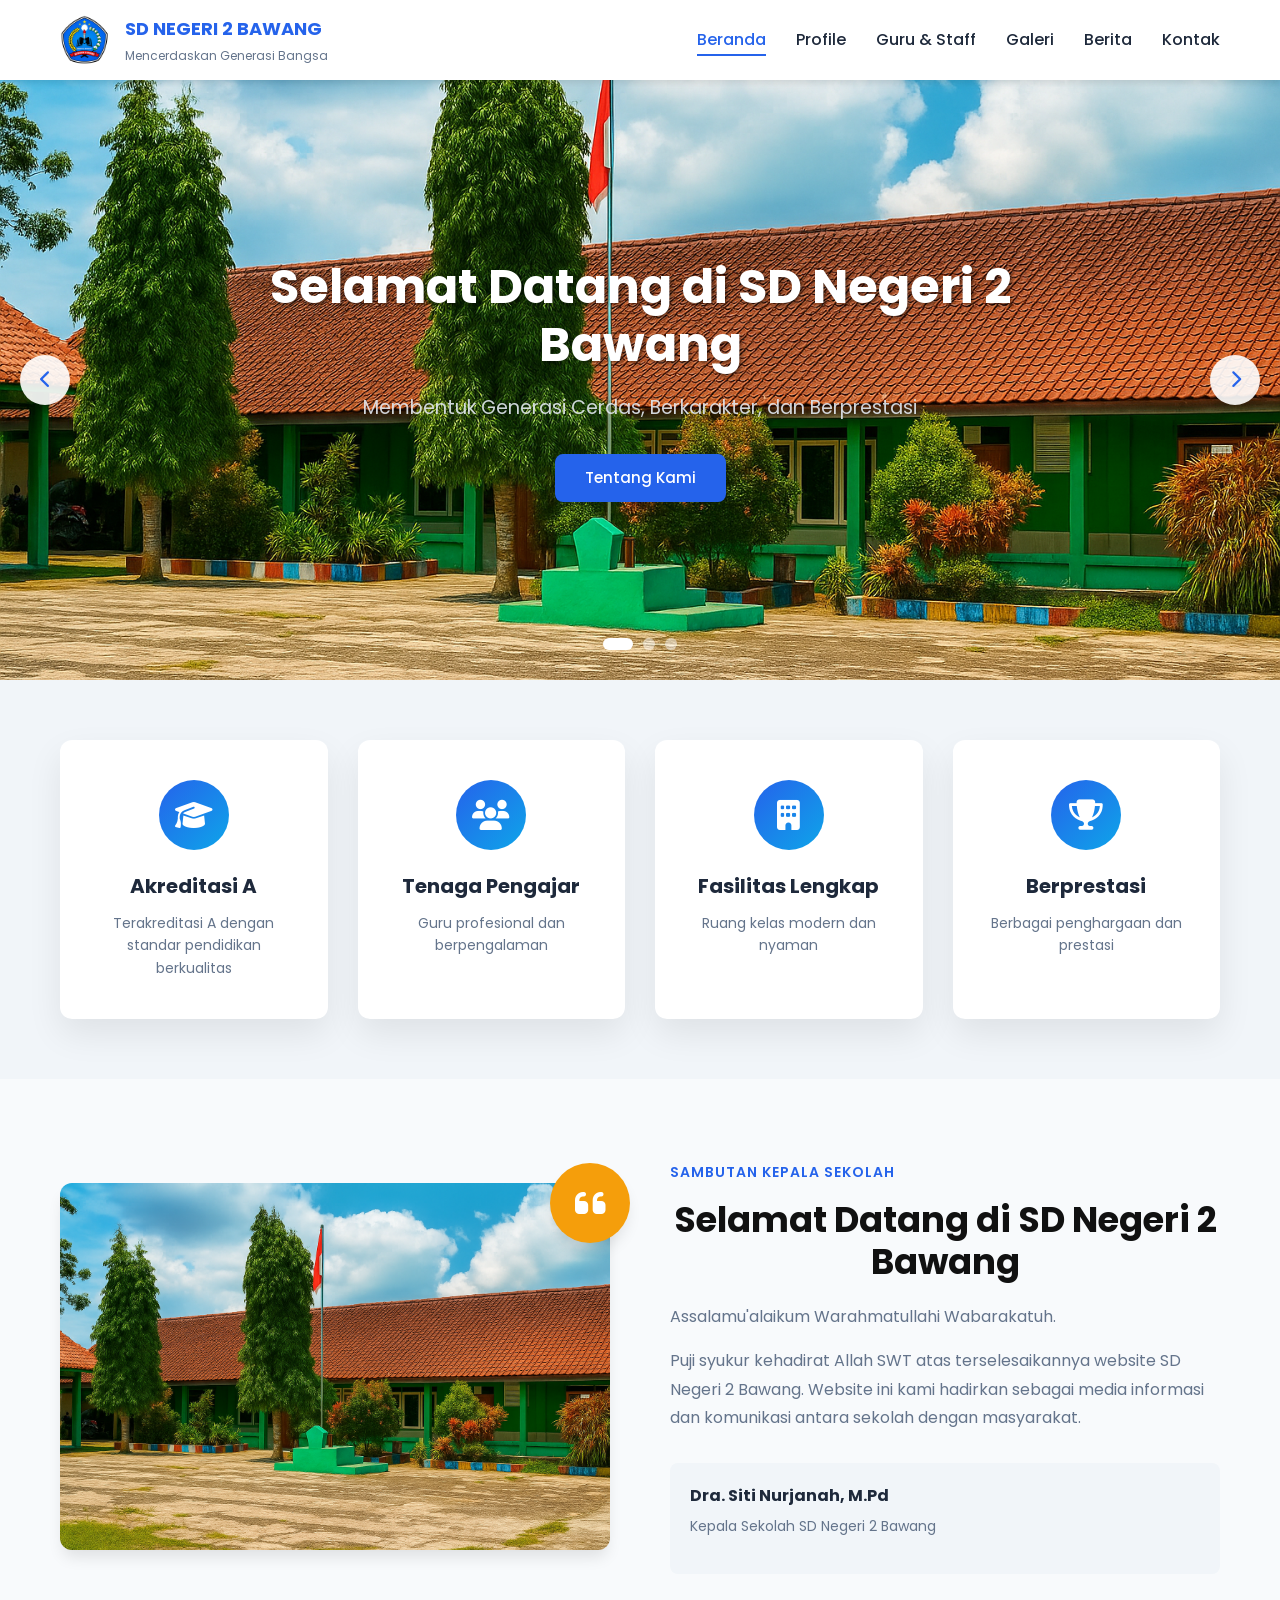
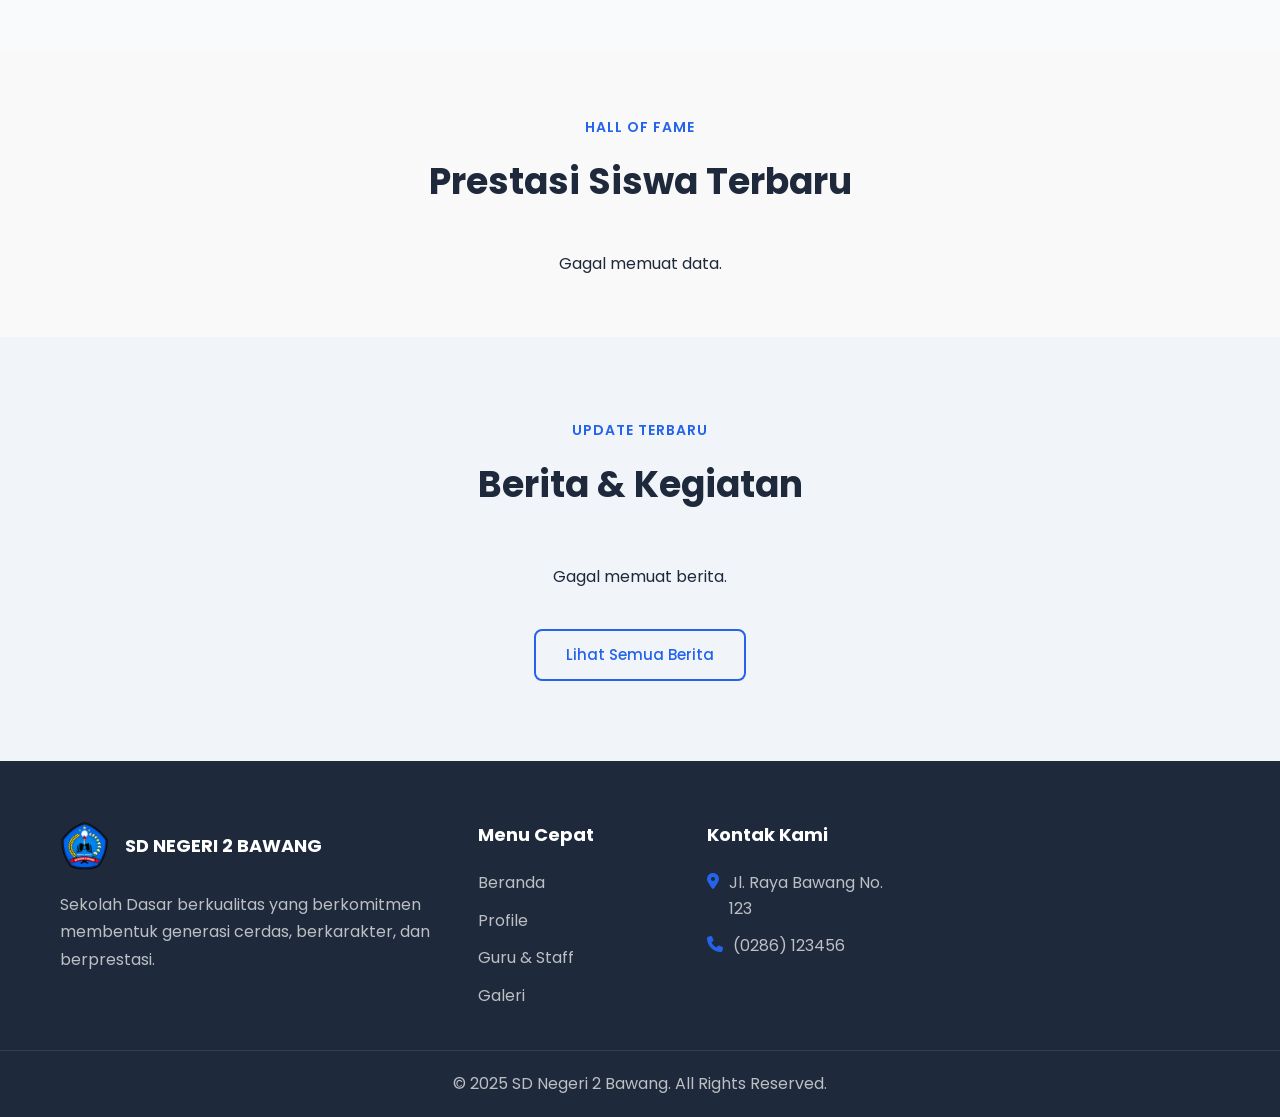
<file: index.html>
<!DOCTYPE html>
<html lang="id">

<head>
    <meta charset="UTF-8">
    <meta name="viewport" content="width=device-width, initial-scale=1.0">
    <title>SD NEGERI 2 BAWANG - Beranda</title>
    <link rel="stylesheet" href="css/style.css">
    <link rel="stylesheet" href="css/responsive.css">
    <link href="https://fonts.googleapis.com/css2?family=Poppins:wght@300;400;500;600;700&display=swap"
        rel="stylesheet">
    <link rel="stylesheet" href="https://cdnjs.cloudflare.com/ajax/libs/font-awesome/6.4.0/css/all.min.css">
</head>

<body>

    <nav class="navbar" id="navbar">
        <div class="container">
            <div class="nav-wrapper">
                <div class="logo">
                    <img src="images/logoo.png" alt="Logo SD Negeri 2 Bawang" onerror="this.style.display='none'">
                    <div class="logo-text">
                        <h3>SD NEGERI 2 BAWANG</h3>
                        <p>Mencerdaskan Generasi Bangsa</p>
                    </div>
                </div>
                <button class="nav-toggle" id="navToggle">
                    <span></span><span></span><span></span>
                </button>
                <ul class="nav-menu" id="navMenu">
                    <li><a href="index.html" class="active">Beranda</a></li>
                    <li><a href="profile.html">Profile</a></li>
                    <li><a href="guru-staff.html">Guru & Staff</a></li>
                    <li><a href="galeri.html">Galeri</a></li>
                    <li><a href="berita.html">Berita</a></li>
                    <li><a href="kontak.html">Kontak</a></li>
                </ul>
            </div>
        </div>
    </nav>

    <section class="hero">
        <div class="hero-slider">

            <div class="hero-slide fade">
                <div class="hero-overlay"></div>
                <img src="images/foto halaman.png" alt="Sekolah">
                <div class="hero-content">
                    <div class="container">
                        <h1 class="hero-title">Selamat Datang di SD Negeri 2 Bawang</h1>
                        <p class="hero-subtitle">Membentuk Generasi Cerdas, Berkarakter, dan Berprestasi</p>
                        <a href="profile.html" class="btn btn-primary">Tentang Kami</a>
                    </div>
                </div>
            </div>

            <div class="hero-slide fade">
                <div class="hero-overlay"></div>
                <img src="images/foto halaman.png" alt="Kegiatan">
                <div class="hero-content">
                    <div class="container">
                        <h1 class="hero-title">Pembelajaran Berkualitas</h1>
                        <p class="hero-subtitle">Metode Pembelajaran Aktif, Kreatif, dan Menyenangkan</p>
                        <a href="profile.html" class="btn btn-primary">Selengkapnya</a>
                    </div>
                </div>
            </div>

            <div class="hero-slide fade">
                <div class="hero-overlay"></div>
                <img src="images/foto halaman.png" alt="Prestasi">
                <div class="hero-content">
                    <div class="container">
                        <h1 class="hero-title">Prestasi Membanggakan</h1>
                        <p class="hero-subtitle">Meraih Berbagai Penghargaan Tingkat Kabupaten dan Provinsi</p>
                        <a href="galeri.html" class="btn btn-primary">Lihat Galeri</a>
                    </div>
                </div>
            </div>

        </div>

        <a class="hero-nav hero-prev" onclick="plusSlides(-1)">
            <i class="fas fa-chevron-left"></i>
        </a>
        <a class="hero-nav hero-next" onclick="plusSlides(1)">
            <i class="fas fa-chevron-right"></i>
        </a>

        <div class="hero-dots">
            <span class="hero-dot" onclick="currentSlide(1)"></span>
            <span class="hero-dot" onclick="currentSlide(2)"></span>
            <span class="hero-dot" onclick="currentSlide(3)"></span>
        </div>
    </section>

    <section class="quick-info">
        <div class="container">
            <div class="info-grid">
                <div class="info-card">
                    <div class="info-icon"><i class="fas fa-graduation-cap"></i></div>
                    <h3>Akreditasi A</h3>
                    <p>Terakreditasi A dengan standar pendidikan berkualitas</p>
                </div>
                <div class="info-card">
                    <div class="info-icon"><i class="fas fa-users"></i></div>
                    <h3>Tenaga Pengajar</h3>
                    <p>Guru profesional dan berpengalaman</p>
                </div>
                <div class="info-card">
                    <div class="info-icon"><i class="fas fa-building"></i></div>
                    <h3>Fasilitas Lengkap</h3>
                    <p>Ruang kelas modern dan nyaman</p>
                </div>
                <div class="info-card">
                    <div class="info-icon"><i class="fas fa-trophy"></i></div>
                    <h3>Berprestasi</h3>
                    <p>Berbagai penghargaan dan prestasi</p>
                </div>
            </div>
        </div>
    </section>

    <section class="welcome-section">
        <div class="container">
            <div class="welcome-grid">
                <div class="welcome-image">
                    <img src="images/foto halaman.png" alt="Kepala Sekolah">
                    <div class="welcome-badge"><i class="fas fa-quote-left"></i></div>
                </div>
                <div class="welcome-content">
                    <span class="section-label">Sambutan Kepala Sekolah</span>
                    <h2 class="section-title">Selamat Datang di SD Negeri 2 Bawang</h2>
                    <p>Assalamu'alaikum Warahmatullahi Wabarakatuh.</p>
                    <p>Puji syukur kehadirat Allah SWT atas terselesaikannya website SD Negeri 2 Bawang. Website ini
                        kami hadirkan sebagai media informasi dan komunikasi antara sekolah dengan masyarakat.</p>
                    <div class="kepala-info">
                        <h4>Dra. Siti Nurjanah, M.Pd</h4>
                        <p>Kepala Sekolah SD Negeri 2 Bawang</p>
                    </div>
                </div>
            </div>
        </div>
    </section>

    <section class="achievement-section" style="padding: 60px 0; background: #f9f9f9;">
        <div class="container">
            <div class="section-header" style="text-align: center; margin-bottom: 40px;">
                <span class="section-label">HALL OF FAME</span>
                <h2 class="section-title">Prestasi Siswa Terbaru</h2>
            </div>
            <div class="card-grid" id="homePrestasiGrid"
                style="display: grid; grid-template-columns: repeat(auto-fit, minmax(300px, 1fr)); gap: 30px;">
                <p style="text-align:center; width:100%;">Memuat data prestasi...</p>
            </div>
        </div>
    </section>

    <section class="news-section">
        <div class="container">
            <div class="section-header">
                <span class="section-label">Update Terbaru</span>
                <h2 class="section-title">Berita & Kegiatan</h2>
            </div>
            <div class="news-grid" id="homeBeritaGrid">
                <p style="text-align:center; width:100%;">Memuat berita...</p>
            </div>
            <div style="text-align: center; margin-top: 40px;">
                <a href="berita.html" class="btn btn-outline">Lihat Semua Berita</a>
            </div>
        </div>
    </section>

    <footer class="footer">
        <div class="footer-top">
            <div class="container">
                <div class="footer-grid">
                    <div class="footer-col">
                        <div class="footer-logo">
                            <img src="images/logoo.png" alt="Logo">
                            <h3>SD NEGERI 2 BAWANG</h3>
                        </div>
                        <p>Sekolah Dasar berkualitas yang berkomitmen membentuk generasi cerdas, berkarakter, dan
                            berprestasi.</p>
                    </div>
                    <div class="footer-col">
                        <h4>Menu Cepat</h4>
                        <ul>
                            <li><a href="index.html">Beranda</a></li>
                            <li><a href="profile.html">Profile</a></li>
                            <li><a href="guru-staff.html">Guru & Staff</a></li>
                            <li><a href="galeri.html">Galeri</a></li>
                        </ul>
                    </div>
                    <div class="footer-col">
                        <h4>Kontak Kami</h4>
                        <ul class="contact-info">
                            <li><i class="fas fa-map-marker-alt"></i> Jl. Raya Bawang No. 123</li>
                            <li><i class="fas fa-phone"></i> (0286) 123456</li>
                        </ul>
                    </div>
                </div>
            </div>
        </div>
        <div class="footer-bottom">
            <div class="container">
                <p>&copy; 2025 SD Negeri 2 Bawang. All Rights Reserved.</p>
            </div>
        </div>
    </footer>

    <script src="js/script.js"></script>
</body>

</html>
</file>
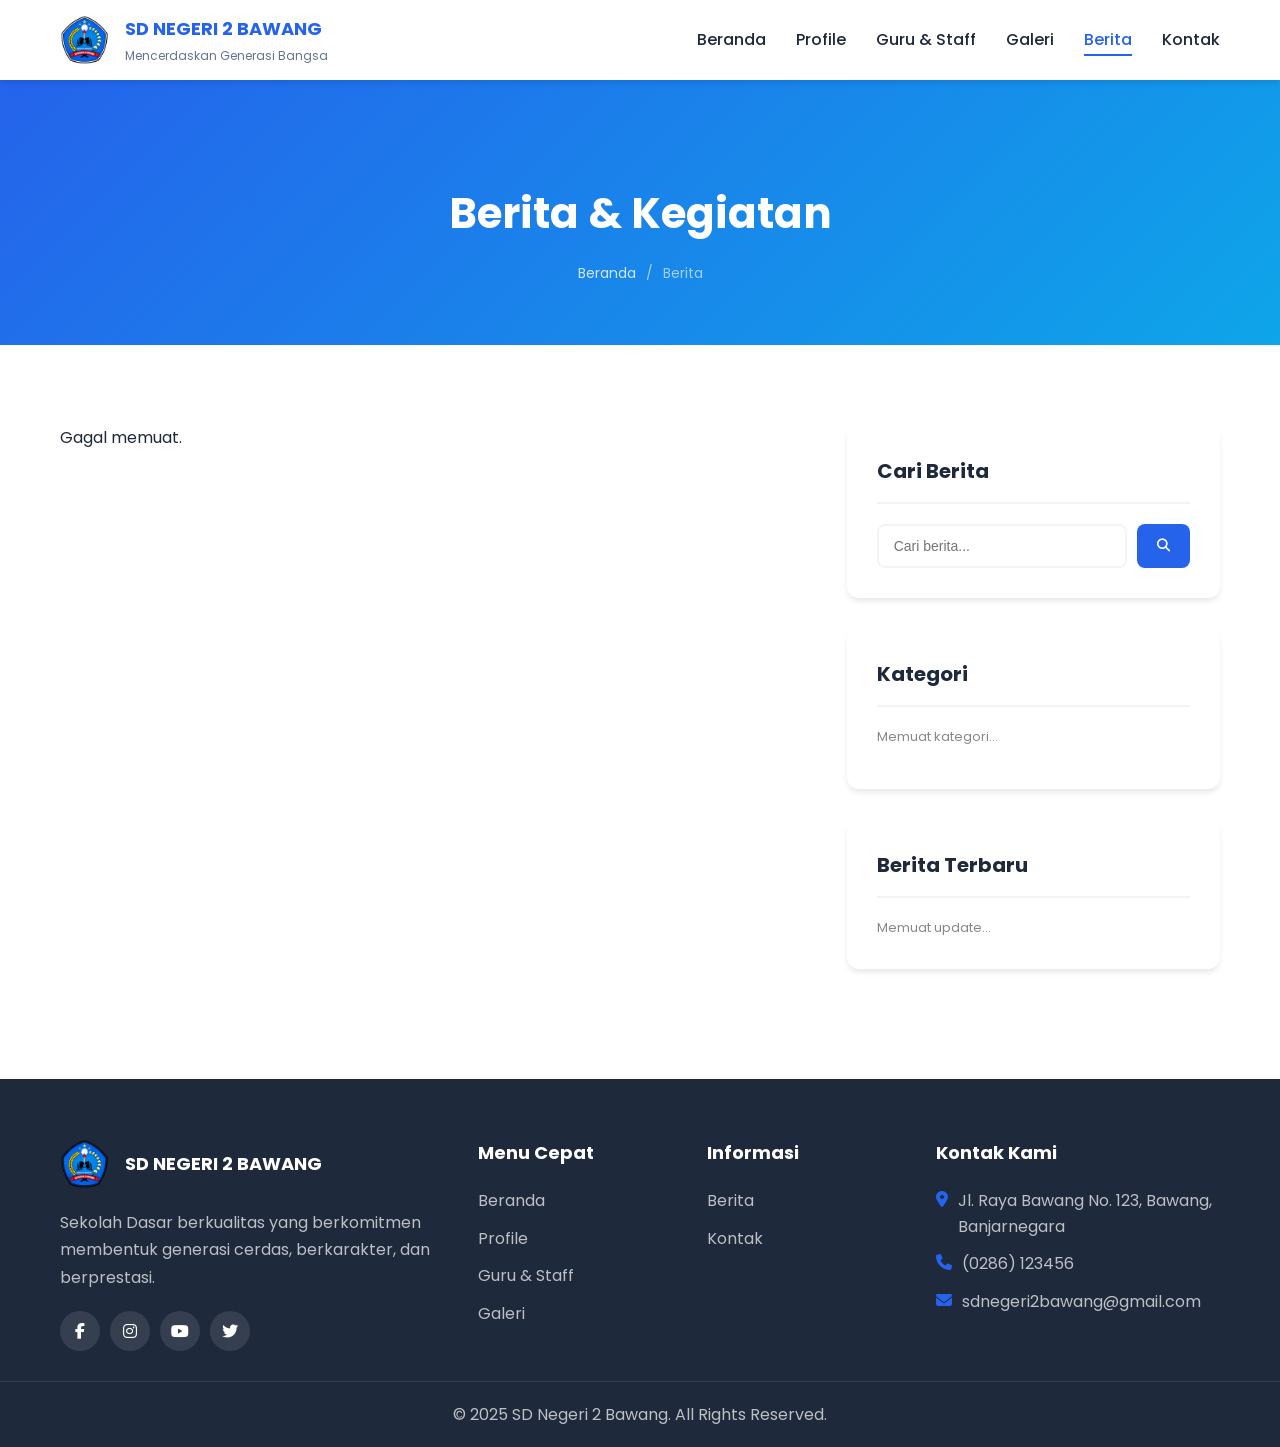
<file: berita.html>
<!DOCTYPE html>
<html lang="id">
<head>
    <meta charset="UTF-8">
    <meta name="viewport" content="width=device-width, initial-scale=1.0">
    <title>Berita - SD NEGERI 2 BAWANG</title>
    <link rel="stylesheet" href="css/style.css">
    <link rel="stylesheet" href="css/responsive.css">
    <link href="https://fonts.googleapis.com/css2?family=Poppins:wght@300;400;500;600;700&display=swap" rel="stylesheet">
    <link rel="stylesheet" href="https://cdnjs.cloudflare.com/ajax/libs/font-awesome/6.4.0/css/all.min.css">
</head>
<body>
    <!-- Navbar -->
    <nav class="navbar" id="navbar">
        <div class="container">
            <div class="nav-wrapper">
                <div class="logo">
                    <img src="images/logoo.png" alt="Logo SD Negeri 2 Bawang" onerror="this.style.display='none'">
                    <div class="logo-text">
                        <h3>SD NEGERI 2 BAWANG</h3>
                        <p>Mencerdaskan Generasi Bangsa</p>
                    </div>
                </div>
                <button class="nav-toggle" id="navToggle" aria-label="Buka Menu Navigasi" aria-expanded="false" aria-controls="navMenu">
                    <span aria-hidden="true"></span>
                    <span aria-hidden="true"></span>
                    <span aria-hidden="true"></span>
                </button>
                <ul class="nav-menu" id="navMenu">
                    <li><a href="index.html">Beranda</a></li>
                    <li><a href="profile.html">Profile</a></li>
                    <li><a href="guru-staff.html">Guru & Staff</a></li>
                    <li><a href="galeri.html">Galeri</a></li>
                    <li><a href="berita.html" class="active">Berita</a></li>
                    <li><a href="kontak.html">Kontak</a></li>
                </ul>
            </div>
        </div>
    </nav>

    <!-- Page Header -->
    <section class="page-header">
        <div class="page-header-overlay"></div>
        <div class="container">
            <h1>Berita & Kegiatan</h1>
            <div class="breadcrumb">
                <a href="index.html">Beranda</a>
                <span>/</span>
                <span>Berita</span>
            </div>
        </div>
    </section>

    <!-- News Content -->
    <section class="news-list-section">
        <div class="container">
            <div class="news-layout">
                <!-- Main Content -->
                <div class="news-main">
                    <div class="news-list" id="publicNewsList">
                        <div style="text-align: center; padding: 50px;">
                            <i class="fas fa-spinner fa-spin" style="font-size: 30px; color: var(--primary-color);"></i>
                            <p style="margin-top: 10px; color: var(--gray);">Memuat Berita Terbaru...</p>
                        </div>
                    </div>

                    <!-- Pagination -->
                    <div class="pagination" id="paginationContainer">
                    </div>
                </div>

                <!-- Sidebar -->
                <aside class="news-sidebar">
                    <div class="sidebar-widget">
                        <h3>Cari Berita</h3>
                        <form class="search-form" onsubmit="event.preventDefault(); searchNews(this);">
                            <input type="text" id="searchInput" placeholder="Cari berita...">
                            <button type="submit"><i class="fas fa-search"></i></button>
                        </form>
                    </div>
                
                    <div class="sidebar-widget">
                        <h3>Kategori</h3>
                        <ul class="category-list" id="sidebarCategoryList">
                            <li style="color:#888; font-size:13px;">Memuat kategori...</li>
                        </ul>
                    </div>
                
                    <div class="sidebar-widget">
                        <h3>Berita Terbaru</h3>
                        <div class="recent-news" id="sidebarRecentNews">
                            <div style="color:#888; font-size:13px;">Memuat update...</div>
                        </div>
                    </div>
                </aside>
            </div>
        </div>
    </section>

    <!-- Footer -->
    <footer class="footer">
        <div class="footer-top">
            <div class="container">
                <div class="footer-grid">
                    <div class="footer-col">
                        <div class="footer-logo">
                            <img src="images/logoo.png" alt="Logo" onerror="this.style.display='none'">
                            <h3>SD NEGERI 2 BAWANG</h3>
                        </div>
                        <p>Sekolah Dasar berkualitas yang berkomitmen membentuk generasi cerdas, berkarakter, dan berprestasi.</p>
                        <div class="social-links">
                            <a href="#"><i class="fab fa-facebook-f"></i></a>
                            <a href="#"><i class="fab fa-instagram"></i></a>
                            <a href="#"><i class="fab fa-youtube"></i></a>
                            <a href="#"><i class="fab fa-twitter"></i></a>
                        </div>
                    </div>
                    <div class="footer-col">
                        <h4>Menu Cepat</h4>
                        <ul>
                            <li><a href="index.html">Beranda</a></li>
                            <li><a href="profile.html">Profile</a></li>
                            <li><a href="guru-staff.html">Guru & Staff</a></li>
                            <li><a href="galeri.html">Galeri</a></li>
                        </ul>
                    </div>
                    <div class="footer-col">
                        <h4>Informasi</h4>
                        <ul>
                            <li><a href="berita.html">Berita</a></li>
                            <li><a href="kontak.html">Kontak</a></li>
                        </ul>
                    </div>
                    <div class="footer-col">
                        <h4>Kontak Kami</h4>
                        <ul class="contact-info">
                            <li><i class="fas fa-map-marker-alt"></i> Jl. Raya Bawang No. 123, Bawang, Banjarnegara</li>
                            <li><i class="fas fa-phone"></i> (0286) 123456</li>
                            <li><i class="fas fa-envelope"></i> sdnegeri2bawang@gmail.com</li>
                        </ul>
                    </div>
                </div>
            </div>
        </div>
        <div class="footer-bottom">
            <div class="container">
                <p>&copy; 2025 SD Negeri 2 Bawang. All Rights Reserved.</p>
            </div>
        </div>
    </footer>

    <script src="js/script.js"></script>
</body>
</html>
</file>
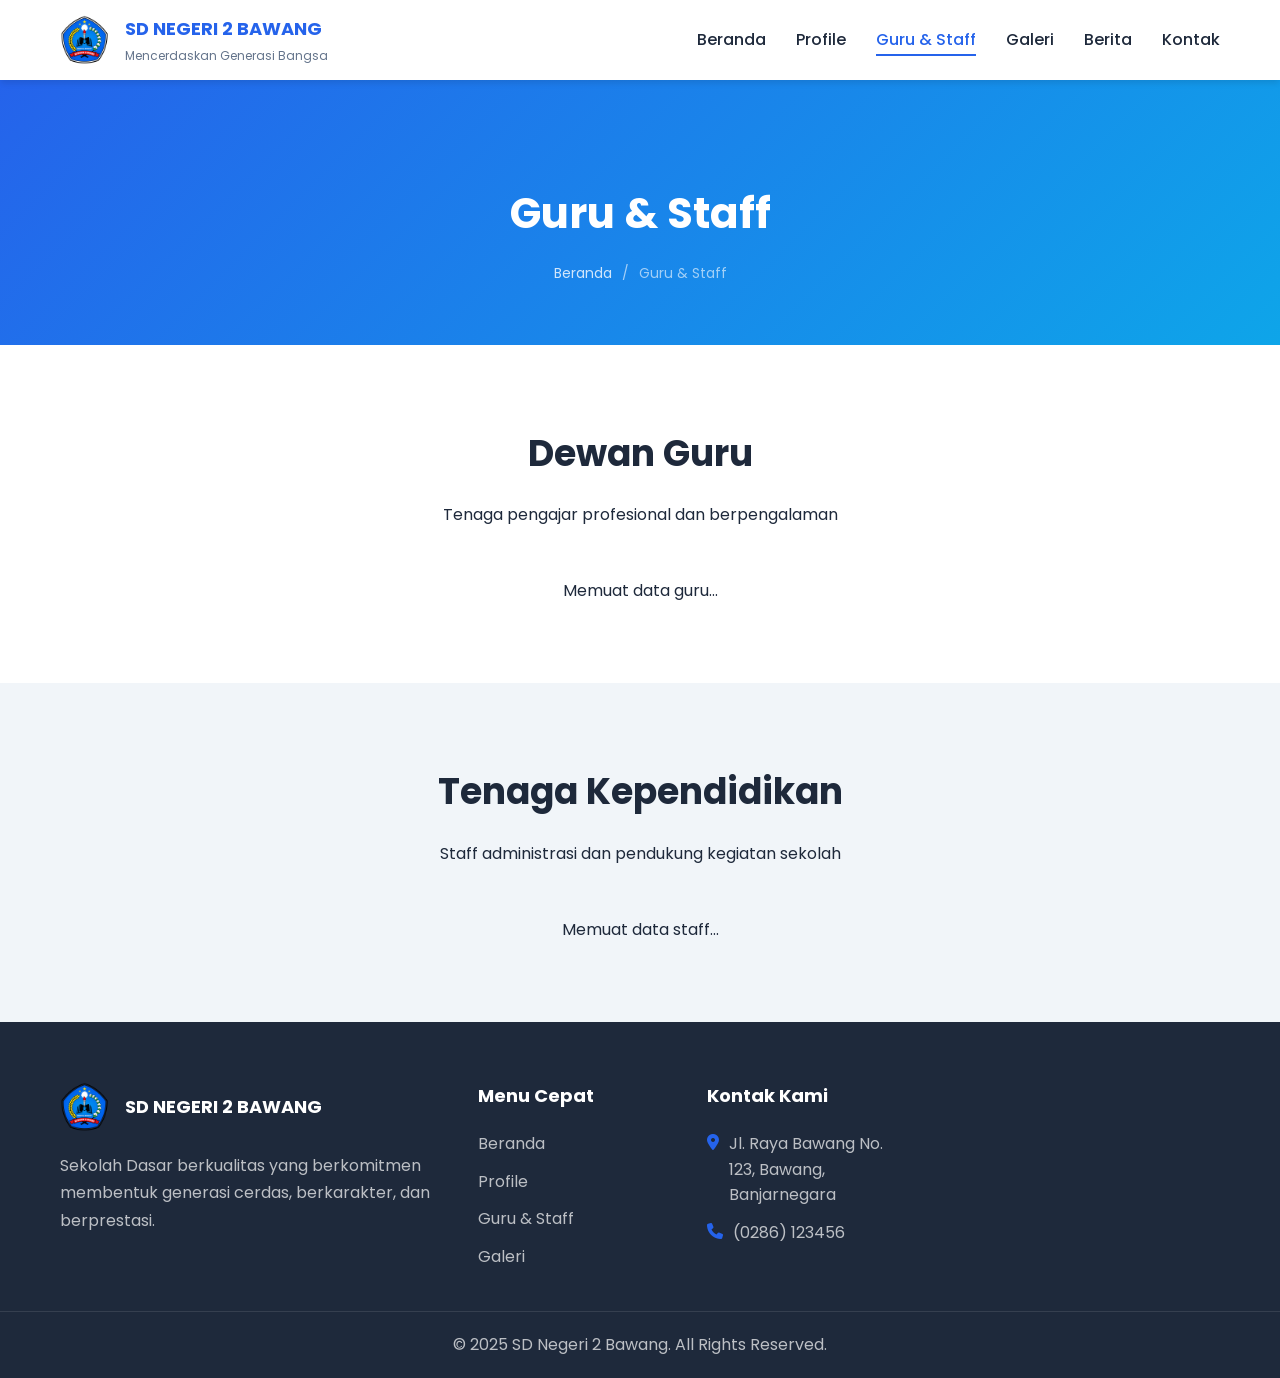
<file: guru-staff.html>
<!DOCTYPE html>
<html lang="id">

<head>
    <meta charset="UTF-8">
    <meta name="viewport" content="width=device-width, initial-scale=1.0">
    <title>Guru & Staff - SD NEGERI 2 BAWANG</title>
    <link rel="stylesheet" href="css/style.css">
    <link rel="stylesheet" href="css/responsive.css">
    <link href="https://fonts.googleapis.com/css2?family=Poppins:wght@300;400;500;600;700&display=swap"
        rel="stylesheet">
    <link rel="stylesheet" href="https://cdnjs.cloudflare.com/ajax/libs/font-awesome/6.4.0/css/all.min.css">
</head>

<body>
    <nav class="navbar" id="navbar">
        <div class="container">
            <div class="nav-wrapper">
                <div class="logo">
                    <img src="images/logoo.png" alt="Logo" onerror="this.style.display='none'">
                    <div class="logo-text">
                        <h3>SD NEGERI 2 BAWANG</h3>
                        <p>Mencerdaskan Generasi Bangsa</p>
                    </div>
                </div>
                <button class="nav-toggle" id="navToggle">
                    <span aria-hidden="true"></span>
                    <span aria-hidden="true"></span>
                    <span aria-hidden="true"></span>
                </button>
                <ul class="nav-menu" id="navMenu">
                    <li><a href="index.html">Beranda</a></li>
                    <li><a href="profile.html">Profile</a></li>
                    <li><a href="guru-staff.html" class="active">Guru & Staff</a></li>
                    <li><a href="galeri.html">Galeri</a></li>
                    <li><a href="berita.html">Berita</a></li>
                    <li><a href="kontak.html">Kontak</a></li>
                </ul>
            </div>
        </div>
    </nav>

    <section class="page-header">
        <div class="page-header-overlay"></div>
        <div class="container">
            <h1>Guru & Staff</h1>
            <div class="breadcrumb">
                <a href="index.html">Beranda</a>
                <span>/</span>
                <span>Guru & Staff</span>
            </div>
        </div>
    </section>

    <section class="headmaster-section" id="section-kepsek" style="display: none;">
        <div class="container">
            <div class="section-header">
                <h2 class="section-title">Kepala Sekolah</h2>
            </div>
            <div id="publicHeadmasterContainer"></div>
        </div>
    </section>

    <section class="teachers-section">
        <div class="container">
            <div class="section-header">
                <h2 class="section-title">Dewan Guru</h2>
                <p>Tenaga pengajar profesional dan berpengalaman</p>
            </div>
            <div class="teachers-grid" id="publicGuruGrid">
                <p style="text-align:center; width:100%; grid-column: 1/-1;">Memuat data guru...</p>
            </div>
        </div>
    </section>

    <section class="staff-section">
        <div class="container">
            <div class="section-header">
                <h2 class="section-title">Tenaga Kependidikan</h2>
                <p>Staff administrasi dan pendukung kegiatan sekolah</p>
            </div>
            <div class="staff-grid" id="publicStaffGrid">
                <p style="text-align:center; width:100%; grid-column: 1/-1;">Memuat data staff...</p>
            </div>
        </div>
    </section>

    <footer class="footer">
        <div class="footer-top">
            <div class="container">
                <div class="footer-grid">
                    <div class="footer-col">
                        <div class="footer-logo">
                            <img src="images/logoo.png" alt="Logo" onerror="this.style.display='none'">
                            <h3>SD NEGERI 2 BAWANG</h3>
                        </div>
                        <p>Sekolah Dasar berkualitas yang berkomitmen membentuk generasi cerdas, berkarakter, dan
                            berprestasi.</p>
                    </div>
                    <div class="footer-col">
                        <h4>Menu Cepat</h4>
                        <ul>
                            <li><a href="index.html">Beranda</a></li>
                            <li><a href="profile.html">Profile</a></li>
                            <li><a href="guru-staff.html">Guru & Staff</a></li>
                            <li><a href="galeri.html">Galeri</a></li>
                        </ul>
                    </div>
                    <div class="footer-col">
                        <h4>Kontak Kami</h4>
                        <ul class="contact-info">
                            <li><i class="fas fa-map-marker-alt"></i> Jl. Raya Bawang No. 123, Bawang, Banjarnegara</li>
                            <li><i class="fas fa-phone"></i> (0286) 123456</li>
                        </ul>
                    </div>
                </div>
            </div>
        </div>
        <div class="footer-bottom">
            <div class="container">
                <p>&copy; 2025 SD Negeri 2 Bawang. All Rights Reserved.</p>
            </div>
        </div>
    </footer>

    <script src="js/script.js"></script>
</body>

</html>
</file>
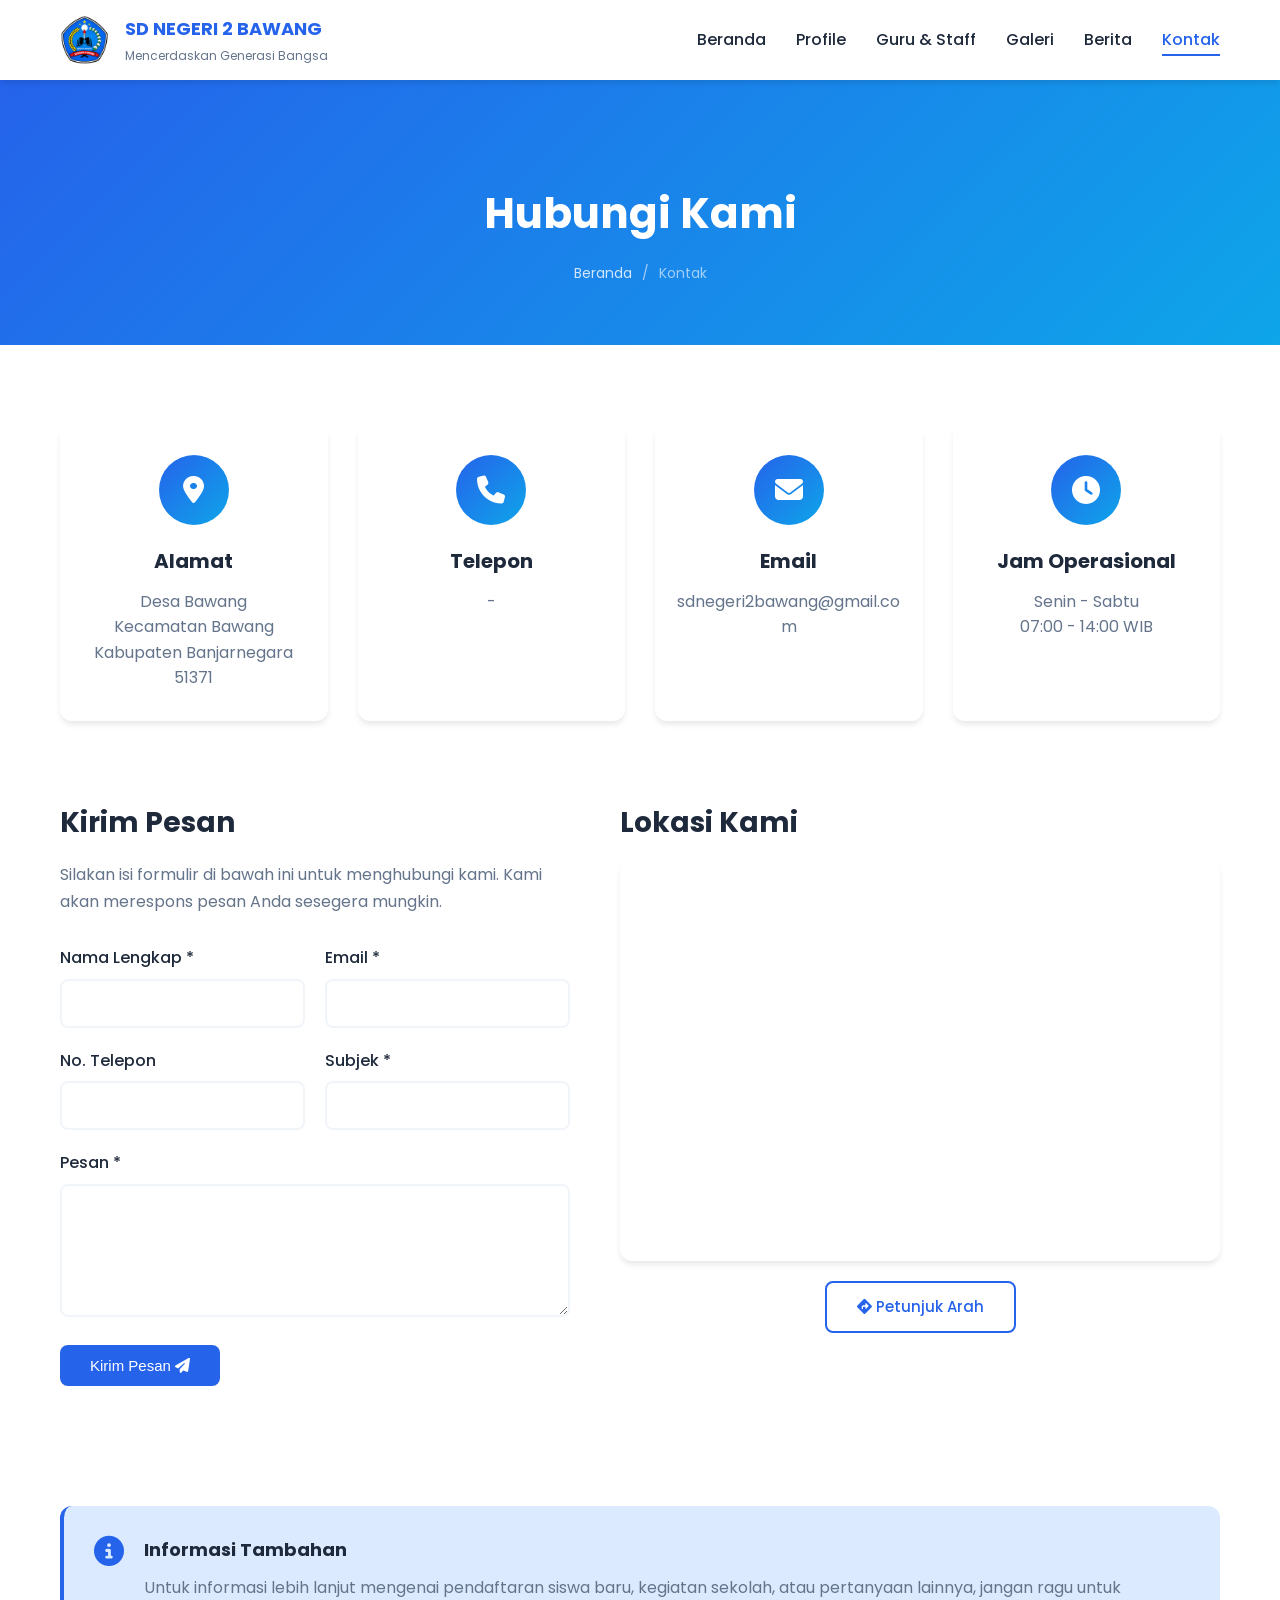
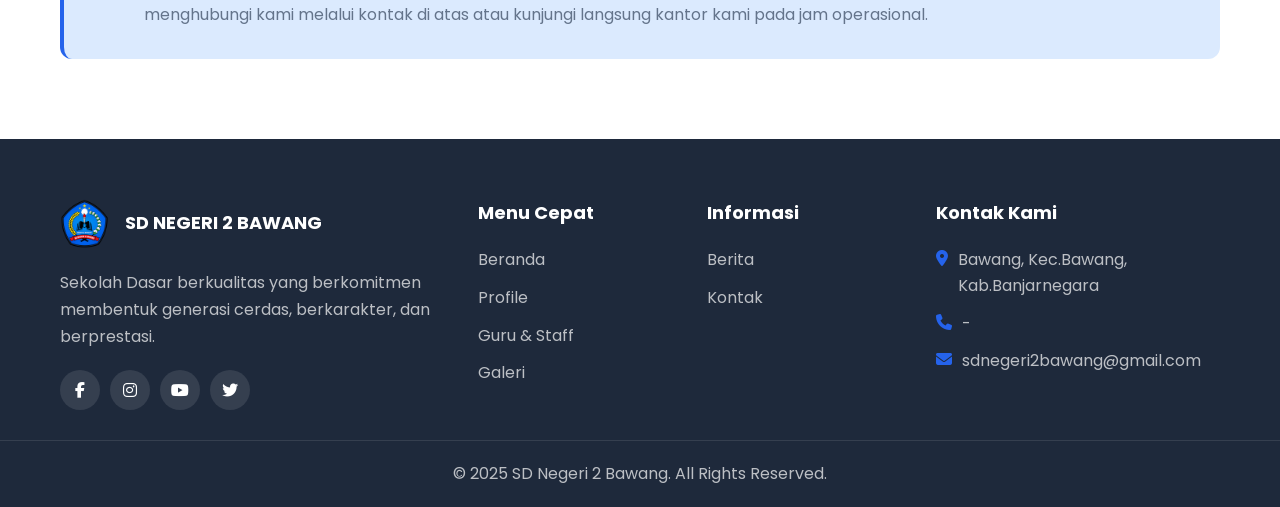
<file: kontak.html>
<!DOCTYPE html>
<html lang="id">
<head>
    <meta charset="UTF-8">
    <meta name="viewport" content="width=device-width, initial-scale=1.0">
    <title>Kontak - SD NEGERI 2 BAWANG</title>
    <link rel="stylesheet" href="css/style.css">
    <link rel="stylesheet" href="css/responsive.css">
    <link href="https://fonts.googleapis.com/css2?family=Poppins:wght@300;400;500;600;700&display=swap" rel="stylesheet">
    <link rel="stylesheet" href="https://cdnjs.cloudflare.com/ajax/libs/font-awesome/6.4.0/css/all.min.css">
</head>
<body>
    <!-- Navbar -->
    <nav class="navbar" id="navbar">
        <div class="container">
            <div class="nav-wrapper">
                <div class="logo">
                    <img src="images/logoo.png" alt="Logo SD Negeri 2 Bawang" onerror="this.style.display='none'">
                    <div class="logo-text">
                        <h3>SD NEGERI 2 BAWANG</h3>
                        <p>Mencerdaskan Generasi Bangsa</p>
                    </div>
                </div>
                <button class="nav-toggle" id="navToggle" aria-label="Buka Menu Navigasi" aria-expanded="false" aria-controls="navMenu">
                    <span aria-hidden="true"></span>
                    <span aria-hidden="true"></span>
                    <span aria-hidden="true"></span>
                </button>
                <ul class="nav-menu" id="navMenu">
                    <li><a href="index.html">Beranda</a></li>
                    <li><a href="profile.html">Profile</a></li>
                    <li><a href="guru-staff.html">Guru & Staff</a></li>
                    <li><a href="galeri.html">Galeri</a></li>
                    <li><a href="berita.html">Berita</a></li>
                    <li><a href="kontak.html" class="active">Kontak</a></li>
                </ul>
            </div>
        </div>
    </nav>

    <!-- Page Header -->
    <section class="page-header">
        <div class="page-header-overlay"></div>
        <div class="container">
            <h1>Hubungi Kami</h1>
            <div class="breadcrumb">
                <a href="index.html">Beranda</a>
                <span>/</span>
                <span>Kontak</span>
            </div>
        </div>
    </section>

    <!-- Contact Info -->
    <section class="contact-info-section">
        <div class="container">
            <div class="contact-info-grid">
                <div class="contact-info-card">
                    <div class="contact-icon">
                        <i class="fas fa-map-marker-alt"></i>
                    </div>
                    <h3>Alamat</h3>
                    <p>Desa Bawang<br>Kecamatan Bawang<br>Kabupaten Banjarnegara 51371</p>
                </div>
                <div class="contact-info-card">
                    <div class="contact-icon">
                        <i class="fas fa-phone"></i>
                    </div>
                    <h3>Telepon</h3>
                    <p>-</p>
                </div>
                <div class="contact-info-card">
                    <div class="contact-icon">
                        <i class="fas fa-envelope"></i>
                    </div>
                    <h3>Email</h3>
                    <p>sdnegeri2bawang@gmail.com</p>
                </div>
                <div class="contact-info-card">
                    <div class="contact-icon">
                        <i class="fas fa-clock"></i>
                    </div>
                    <h3>Jam Operasional</h3>
                    <p>Senin - Sabtu<br>07:00 - 14:00 WIB</p>
                </div>
            </div>
        </div>
    </section>

    <!-- Contact Form & Map -->
    <section class="contact-section">
        <div class="container">
            <div class="contact-grid">
                <!-- Contact Form -->
                <div class="contact-form-wrapper">
                    <h2>Kirim Pesan</h2>
                    <p>Silakan isi formulir di bawah ini untuk menghubungi kami. Kami akan merespons pesan Anda sesegera mungkin.</p>
                    <form id="formKontak" class="contact-form">
                        <div class="form-row">
                            <div class="form-group">
                                <label for="nama">Nama Lengkap *</label>
                                <input type="text" id="nama" name="nama" required>
                            </div>
                            <div class="form-group">
                                <label for="email">Email *</label>
                                <input type="email" id="email" name="email" required>
                            </div>
                        </div>
                        <div class="form-row">
                            <div class="form-group">
                                <label for="telepon">No. Telepon</label>
                                <input type="tel" id="telepon" name="telepon">
                            </div>
                            <div class="form-group">
                                <label for="subjek">Subjek *</label>
                                <input type="text" id="subjek" name="subjek" required>
                            </div>
                        </div>
                        <div class="form-group">
                            <label for="pesan">Pesan *</label>
                            <textarea id="pesan" name="pesan" rows="5" required></textarea>
                        </div>
                        <button type="submit" class="btn btn-primary">Kirim Pesan <i class="fas fa-paper-plane"></i></button>
                    </form>
                </div>

                <!-- Map -->
                <div class="map-wrapper">
                    <h2>Lokasi Kami</h2>
                    <div class="map-container">
                        <iframe src="https://www.google.com/maps/embed?pb=!1m18!1m12!1m3!1d3956.5874245842306!2d109.61137217511981!3d-7.400038672863028!2m3!1f0!2f0!3f0!3m2!1i1024!2i768!4f13.1!3m3!1m2!1s0x2e7aabc5dabf7cdf%3A0xd74388b8663c195e!2sSD%20Negeri%202%20Bawang!5e0!3m2!1sen!2sus!4v1764811423072!5m2!1sen!2sus" 
                        width="600"
                        height="450"
                        style="border:0;"
                        allowfullscreen=""
                        loading="lazy"
                        referrerpolicy="no-referrer-when-downgrade">
                        </iframe>
                    </div>
                    <div class="map-directions">
                        <a href="https://www.google.com/maps/dir//SD+Negeri+2+Bawang" target="_blank" class="btn btn-outline">
                            <i class="fas fa-directions"></i> Petunjuk Arah
                        </a>
                    </div>
                </div>
            </div>
        </div>
    </section>

    <!-- Additional Info -->
    <section class="additional-info">
        <div class="container">
            <div class="info-box">
                <i class="fas fa-info-circle"></i>
                <div class="info-text">
                    <h4>Informasi Tambahan</h4>
                    <p>Untuk informasi lebih lanjut mengenai pendaftaran siswa baru, kegiatan sekolah, atau pertanyaan lainnya, jangan ragu untuk menghubungi kami melalui kontak di atas atau kunjungi langsung kantor kami pada jam operasional.</p>
                </div>
            </div>
        </div>
    </section>

    <!-- Footer -->
    <footer class="footer">
        <div class="footer-top">
            <div class="container">
                <div class="footer-grid">
                    <div class="footer-col">
                        <div class="footer-logo">
                            <img src="images/logoo.png" alt="Logo" onerror="this.style.display='none'">
                            <h3>SD NEGERI 2 BAWANG</h3>
                        </div>
                        <p>Sekolah Dasar berkualitas yang berkomitmen membentuk generasi cerdas, berkarakter, dan berprestasi.</p>
                        <div class="social-links">
                            <a href="#"><i class="fab fa-facebook-f"></i></a>
                            <a href="#"><i class="fab fa-instagram"></i></a>
                            <a href="#"><i class="fab fa-youtube"></i></a>
                            <a href="#"><i class="fab fa-twitter"></i></a>
                        </div>
                    </div>
                    <div class="footer-col">
                        <h4>Menu Cepat</h4>
                        <ul>
                            <li><a href="index.html">Beranda</a></li>
                            <li><a href="profile.html">Profile</a></li>
                            <li><a href="guru-staff.html">Guru & Staff</a></li>
                            <li><a href="galeri.html">Galeri</a></li>
                        </ul>
                    </div>
                    <div class="footer-col">
                        <h4>Informasi</h4>
                        <ul>
                            <li><a href="berita.html">Berita</a></li>
                            <li><a href="kontak.html">Kontak</a></li>
                        </ul>
                    </div>
                    <div class="footer-col">
                        <h4>Kontak Kami</h4>
                        <ul class="contact-info">
                            <li><i class="fas fa-map-marker-alt"></i> Bawang, Kec.Bawang, Kab.Banjarnegara</li>
                            <li><i class="fas fa-phone"></i>-</li>
                            <li><i class="fas fa-envelope"></i> sdnegeri2bawang@gmail.com</li>
                        </ul>
                    </div>
                </div>
            </div>
        </div>
        <div class="footer-bottom">
            <div class="container">
                <p>&copy; 2025 SD Negeri 2 Bawang. All Rights Reserved.</p>
            </div>
        </div>
    </footer>

    <script src="js/script.js"></script>
</body>
</html>
</file>
<file: css/style.css>
/* ========================================
   SD NEGERI 2 BAWANG - MAIN STYLESHEET
   ======================================== */

/* === RESET & BASE === */
* {
    margin: 0;
    padding: 0;
    box-sizing: border-box;
}

:root {
    --primary-color: #2563eb;
    --secondary-color: #0ea5e9;
    --accent-color: #f59e0b;
    --success-color: #10b981;
    --danger-color: #ef4444;
    --dark: #1e293b;
    --gray: #64748b;
    --light-gray: #f1f5f9;
    --white: #ffffff;
    --shadow: 0 4px 6px -1px rgba(0, 0, 0, 0.1);
    --shadow-lg: 0 10px 15px -3px rgba(0, 0, 0, 0.1);
}

body {
    font-family: 'Poppins', sans-serif;
    line-height: 1.6;
    color: var(--dark);
    background: var(--white);
}

.container {
    max-width: 1200px;
    margin: 0 auto;
    padding: 0 20px;
}

img {
    max-width: 100%;
    height: auto;
    display: block;
}

a {
    text-decoration: none;
    color: inherit;
}

ul {
    list-style: none;
}

/* === BUTTONS === */
.btn {
    display: inline-block;
    padding: 12px 30px;
    border-radius: 8px;
    font-weight: 500;
    transition: all 0.3s ease;
    cursor: pointer;
    border: none;
    font-size: 15px;
}

.btn-primary {
    background: var(--primary-color);
    color: var(--white);
}

.btn-primary:hover {
    background: #1d4ed8;
    transform: translateY(-2px);
    box-shadow: var(--shadow-lg);
}

.btn-outline {
    background: transparent;
    border: 2px solid var(--primary-color);
    color: var(--primary-color);
}

.btn-outline:hover {
    background: var(--primary-color);
    color: var(--white);
}

/* === NAVBAR === */
.navbar {
    background: var(--white);
    box-shadow: var(--shadow);
    position: sticky;
    top: 0;
    z-index: 1000;
    transition: all 0.3s ease;
}

.nav-wrapper {
    display: flex;
    justify-content: space-between;
    align-items: center;
    padding: 15px 0;
}

.logo {
    display: flex;
    align-items: center;
    gap: 15px;
}

.logo img {
    width: 50px;
    height: 50px;
    object-fit: contain;
}

.logo-text h3 {
    font-size: 18px;
    color: var(--primary-color);
    margin-bottom: 2px;
}

.logo-text p {
    font-size: 12px;
    color: var(--gray);
}

.nav-toggle {
    display: none;
    flex-direction: column;
    background: none;
    border: none;
    cursor: pointer;
}

.nav-toggle span {
    width: 25px;
    height: 3px;
    background: var(--dark);
    margin: 3px 0;
    transition: 0.3s;
}

.nav-menu {
    display: flex;
    gap: 30px;
    align-items: center;
}

.nav-menu a {
    color: var(--dark);
    font-weight: 500;
    transition: color 0.3s;
    position: relative;
}

.nav-menu a::after {
    content: '';
    position: absolute;
    bottom: -5px;
    left: 0;
    width: 0;
    height: 2px;
    background: var(--primary-color);
    transition: width 0.3s;
}

.nav-menu a:hover::after,
.nav-menu a.active::after {
    width: 100%;
}

.nav-menu a:hover,
.nav-menu a.active {
    color: var(--primary-color);
}

.btn-admin {
    background: var(--primary-color);
    color: var(--white) !important;
    padding: 8px 20px;
    border-radius: 6px;
}

.btn-admin::after {
    display: none;
}

.btn-admin:hover {
    background: #1d4ed8;
}

/* === HERO SECTION === */
.hero {
    position: relative;
    height: 600px;
    overflow: hidden;
}

.hero-slider {
    height: 100%;
}

.hero-slide {
    position: absolute;
    top: 0;
    left: 0;
    width: 100%;
    height: 100%;
    opacity: 0;
    transition: opacity 1s ease-in-out;
}

.hero-slide.active {
    opacity: 1;
}

.hero-slide img {
    width: 100%;
    height: 100%;
    object-fit: cover;
}

.hero-overlay {
    position: absolute;
    top: 0;
    left: 0;
    width: 100%;
    height: 100%;
    background: linear-gradient(135deg, rgba(37, 99, 235, 0.8), rgba(14, 165, 233, 0.6));
}

.hero-content {
    position: absolute;
    top: 50%;
    left: 50%;
    transform: translate(-50%, -50%);
    text-align: center;
    color: var(--white);
    width: 100%;
    z-index: 2;
}

.hero-title {
    font-size: 48px;
    font-weight: 700;
    margin-bottom: 20px;
    animation: fadeInUp 1s ease;
}

.hero-subtitle {
    font-size: 20px;
    margin-bottom: 30px;
    animation: fadeInUp 1.2s ease;
}

/* Update di css/style.css */

.hero-nav {
    position: absolute;
    top: 50%;
    transform: translateY(-50%);
    background: rgba(255, 255, 255, 0.9);
    border: none;
    width: 50px;
    height: 50px;
    border-radius: 50%;
    cursor: pointer;
    z-index: 3;
    transition: all 0.3s;

    /* TAMBAHAN WAJIB SUPAYA PRESISI DI TENGAH */
    display: flex;
    /* 1. Aktifkan Flexbox */
    justify-content: center;
    /* 2. Tengah Kiri-Kanan */
    align-items: center;
    /* 3. Tengah Atas-Bawah */
    padding: 0;
    /* 4. Hapus padding bawaan tombol */
    font-size: 18px;
    /* 5. Pastikan ukuran font pas */
    line-height: 1;
    /* 6. Reset tinggi baris */
}

/* Tambahan efek hover biar makin cantik */
.hero-nav:hover {
    background: var(--white);
    transform: translateY(-50%) scale(1.1);
    box-shadow: 0 4px 10px rgba(0, 0, 0, 0.2);
    color: var(--primary-color);
    /* Pastikan warna ikon berubah */
}

.hero-prev {
    left: 20px;
}

.hero-next {
    right: 20px;
}

.hero-dots {
    position: absolute;
    bottom: 30px;
    left: 50%;
    transform: translateX(-50%);
    display: flex;
    gap: 10px;
    z-index: 3;
}

.hero-dot {
    width: 12px;
    height: 12px;
    border-radius: 50%;
    background: rgba(255, 255, 255, 0.5);
    cursor: pointer;
    transition: all 0.3s;
}

.hero-dot.active {
    background: var(--white);
    width: 30px;
    border-radius: 6px;
}

@keyframes fadeInUp {
    from {
        opacity: 0;
        transform: translateY(30px);
    }
    to {
        opacity: 1;
        transform: translateY(0);
    }
}

/* === QUICK INFO === */
.quick-info {
    padding: 60px 0;
    background: var(--light-gray);
}

.info-grid {
    display: grid;
    grid-template-columns: repeat(auto-fit, minmax(250px, 1fr));
    gap: 30px;
}

.info-card {
    background: var(--white);
    padding: 40px 30px;
    border-radius: 12px;
    text-align: center;
    transition: all 0.3s;
}

.info-card:hover {
    transform: translateY(-10px);
    box-shadow: var(--shadow-lg);
}

.info-icon {
    width: 70px;
    height: 70px;
    background: linear-gradient(135deg, var(--primary-color), var(--secondary-color));
    border-radius: 50%;
    display: flex;
    align-items: center;
    justify-content: center;
    margin: 0 auto 20px;
    font-size: 30px;
    color: var(--white);
}

.info-card h3 {
    font-size: 20px;
    margin-bottom: 10px;
    color: var(--dark);
}

.info-card p {
    color: var(--gray);
    font-size: 14px;
}

/* === WELCOME SECTION === */
.welcome-section {
    padding: 80px 0;
}

.welcome-grid {
    display: grid;
    grid-template-columns: 1fr 1fr;
    gap: 60px;
    align-items: center;
}

.welcome-image {
    position: relative;
}

.welcome-image img {
    border-radius: 12px;
    width: 100%;
    box-shadow: var(--shadow-lg);
}

.welcome-badge {
    position: absolute;
    top: -20px;
    right: -20px;
    width: 80px;
    height: 80px;
    background: var(--accent-color);
    border-radius: 50%;
    display: flex;
    align-items: center;
    justify-content: center;
    font-size: 35px;
    color: var(--white);
    box-shadow: var(--shadow-lg);
}

.section-label {
    display: inline-block;
    color: var(--primary-color);
    font-weight: 600;
    font-size: 14px;
    text-transform: uppercase;
    letter-spacing: 1px;
    margin-bottom: 15px;
}

.section-title {
    font-size: 36px;
    margin-bottom: 20px;
    color: var(--dark);
}

.welcome-content p {
    margin-bottom: 15px;
    color: var(--gray);
    line-height: 1.8;
}

.kepala-info {
    margin-top: 30px;
    padding: 20px;
    background: var(--light-gray);
    border-radius: 8px;
}

.kepala-info h4 {
    color: var(--dark);
    margin-bottom: 5px;
}

.kepala-info p {
    color: var(--gray);
    font-size: 14px;
}

/* === NEWS SECTION === */
.news-section {
    padding: 80px 0;
    background: var(--light-gray);
}

.section-header {
    text-align: center;
    margin-bottom: 50px;
    position: relative;
}



.news-grid {
    display: grid;
    grid-template-columns: repeat(auto-fit, minmax(350px, 1fr));
    gap: 30px;
}

.news-card {
    background: var(--white);
    border-radius: 12px;
    overflow: hidden;
    transition: all 0.3s;
}

.news-card:hover {
    transform: translateY(-10px);
    box-shadow: var(--shadow-lg);
}

.news-image {
    position: relative;
    height: 250px;
    overflow: hidden;
}

.news-image img {
    width: 100%;
    height: 100%;
    object-fit: cover;
    transition: transform 0.3s;
}

.news-card:hover .news-image img {
    transform: scale(1.1);
}

.news-category {
    position: absolute;
    top: 15px;
    left: 15px;
    background: var(--primary-color);
    color: var(--white);
    padding: 5px 15px;
    border-radius: 20px;
    font-size: 12px;
    font-weight: 600;
}

.news-content {
    padding: 25px;
}

.news-meta {
    display: flex;
    gap: 15px;
    margin-bottom: 15px;
    font-size: 13px;
    color: var(--gray);
}

.news-content h3 {
    font-size: 20px;
    margin-bottom: 15px;
    color: var(--dark);
}

.news-content p {
    color: var(--gray);
    margin-bottom: 20px;
    line-height: 1.7;
}

.read-more {
    color: var(--primary-color);
    font-weight: 600;
    display: inline-flex;
    align-items: center;
    gap: 8px;
    transition: gap 0.3s;
    cursor: pointer;
}

.read-more:hover {
    gap: 12px;
    color: #1d4ed8;
}

/* === FOOTER === */
.footer {
    background: var(--dark);
    color: var(--white);
}

.footer-top {
    padding: 60px 0 30px;
}

.footer-grid {
    display: grid;
    grid-template-columns: 2fr 1fr 1fr 1.5fr;
    gap: 40px;
}

.footer-logo {
    display: flex;
    align-items: center;
    gap: 15px;
    margin-bottom: 20px;
}

.footer-logo img {
    width: 50px;
    height: 50px;
}

.footer-logo h3 {
    font-size: 18px;
}

.footer-col p {
    color: rgba(255, 255, 255, 0.7);
    margin-bottom: 20px;
    line-height: 1.7;
}

.social-links {
    display: flex;
    gap: 10px;
}

.social-links a {
    width: 40px;
    height: 40px;
    background: rgba(255, 255, 255, 0.1);
    border-radius: 50%;
    display: flex;
    align-items: center;
    justify-content: center;
    transition: all 0.3s;
}

.social-links a:hover {
    background: var(--primary-color);
    transform: translateY(-3px);
}

.footer-col h4 {
    margin-bottom: 20px;
    font-size: 18px;
}

.footer-col ul li {
    margin-bottom: 12px;
}

.footer-col ul li a {
    color: rgba(255, 255, 255, 0.7);
    transition: color 0.3s;
}

.footer-col ul li a:hover {
    color: var(--white);
}

.contact-info li {
    display: flex;
    gap: 10px;
    margin-bottom: 15px;
    color: rgba(255, 255, 255, 0.7);
}

.contact-info li i {
    color: var(--primary-color);
    margin-top: 3px;
}

.footer-bottom {
    border-top: 1px solid rgba(255, 255, 255, 0.1);
    padding: 20px 0;
    text-align: center;
    color: rgba(255, 255, 255, 0.7);
}

/* === PAGE HEADER === */
.page-header {
    background: linear-gradient(135deg, var(--primary-color), var(--secondary-color));
    padding: 100px 0 60px;
    text-align: center;
    color: var(--white);
    position: relative;
}

.page-header-overlay {
    position: absolute;
    top: 0;
    left: 0;
    width: 100%;
    height: 100%;
    background: url('data:image/svg+xml,<svg xmlns=\\"http://www.w3.org/2000/svg\\" viewBox=\\"0 0 1440 320\\"><path fill=\\"rgba(255,255,255,0.1)\\" d=\\"M0,96L48,112C96,128,192,160,288,160C384,160,480,128,576,112C672,96,768,96,864,112C960,128,1056,160,1152,160C1248,160,1344,128,1392,112L1440,96L1440,320L1392,320C1344,320,1248,320,1152,320C1056,320,960,320,864,320C768,320,672,320,576,320C480,320,384,320,288,320C192,320,96,320,48,320L0,320Z\\"></path></svg>');
    background-size: cover;
    opacity: 0.3;
}

.page-header h1 {
    font-size: 42px;
    margin-bottom: 15px;
    position: relative;
    z-index: 1;
}

.breadcrumb {
    display: flex;
    justify-content: center;
    gap: 10px;
    font-size: 14px;
    position: relative;
    z-index: 1;
}

.breadcrumb a {
    color: rgba(255, 255, 255, 0.8);
    transition: color 0.3s;
}

.breadcrumb a:hover {
    color: var(--white);
}

.breadcrumb span {
    color: rgba(255, 255, 255, 0.6);
}

/* === PROFILE SECTION === */
.profile-section {
    padding: 80px 0;
}

.profile-intro {
    display: grid;
    grid-template-columns: 1fr 1fr;
    gap: 60px;
    margin-bottom: 80px;
}

.profile-intro-image img {
    border-radius: 12px;
    box-shadow: var(--shadow-lg);
}

.profile-intro-content h2 {
    font-size: 32px;
    margin-bottom: 20px;
    color: var(--dark);
}

.profile-intro-content p {
    color: var(--gray);
    line-height: 1.8;
    margin-bottom: 15px;
}

.profile-stats {
    display: grid;
    grid-template-columns: repeat(4, 1fr);
    gap: 20px;
    margin-top: 40px;
}

.stat-item {
    text-align: center;
    padding: 20px;
    background: var(--light-gray);
    border-radius: 8px;
}

.stat-item h3 {
    font-size: 36px;
    color: var(--primary-color);
    margin-bottom: 5px;
}

.stat-item p {
    color: var(--gray);
    font-size: 14px;
}

.identity-section {
    background: var(--light-gray);
    padding: 60px;
    border-radius: 12px;
}

.identity-grid {
    display: grid;
    grid-template-columns: repeat(2, 1fr);
    gap: 25px;
    margin-top: 30px;
}

.identity-item {
    display: flex;
    justify-content: space-between;
    padding: 15px 20px;
    background: var(--white);
    border-radius: 8px;
}

.identity-item .label {
    font-weight: 600;
    color: var(--dark);
}

.identity-item .value {
    color: var(--gray);
}

/* === VISI MISI === */
.visi-misi-section {
    padding: 80px 0;
    background: var(--light-gray);
}

.visi-misi-grid {
    display: grid;
    grid-template-columns: 1fr 1.5fr;
    gap: 40px;
}

.visi-card,
.misi-card {
    background: var(--white);
    padding: 40px;
    border-radius: 12px;
    box-shadow: var(--shadow);
}

.card-icon {
    width: 60px;
    height: 60px;
    background: linear-gradient(135deg, var(--primary-color), var(--secondary-color));
    border-radius: 12px;
    display: flex;
    align-items: center;
    justify-content: center;
    font-size: 26px;
    color: var(--white);
    margin-bottom: 20px;
}

.visi-card h3,
.misi-card h3 {
    font-size: 24px;
    margin-bottom: 20px;
    color: var(--dark);
}

.visi-card p {
    color: var(--gray);
    line-height: 1.8;
}

.misi-card ul {
    list-style: none;
}

.misi-card li {
    color: var(--gray);
    line-height: 1.8;
    margin-bottom: 12px;
    padding-left: 30px;
    position: relative;
}

.misi-card li::before {
    content: '✓';
    position: absolute;
    left: 0;
    color: var(--success-color);
    font-weight: bold;
    font-size: 18px;
}

/* === FACILITIES === */
.facilities-section {
    padding: 80px 0;
}

.facilities-grid {
    display: grid;
    grid-template-columns: repeat(auto-fit, minmax(300px, 1fr));
    gap: 30px;
}

.facility-card {
    background: var(--white);
    padding: 40px 30px;
    border-radius: 12px;
    text-align: center;
    box-shadow: var(--shadow);
    transition: all 0.3s;
}

.facility-card:hover {
    transform: translateY(-10px);
    box-shadow: var(--shadow-lg);
}

.facility-icon {
    width: 70px;
    height: 70px;
    background: linear-gradient(135deg, var(--secondary-color), var(--primary-color));
    border-radius: 50%;
    display: flex;
    align-items: center;
    justify-content: center;
    font-size: 30px;
    color: var(--white);
    margin: 0 auto 20px;
}

.facility-card h4 {
    font-size: 18px;
    margin-bottom: 12px;
    color: var(--dark);
}

.facility-card p {
    color: var(--gray);
    font-size: 14px;
    line-height: 1.6;
}

/* === EXTRACURRICULAR === */
.extracurricular-section {
    padding: 80px 0;
    background: var(--light-gray);
}

.extracurricular-grid {
    display: grid;
    grid-template-columns: repeat(auto-fit, minmax(300px, 1fr));
    gap: 30px;
}

.extra-card {
    background: var(--white);
    padding: 35px 25px;
    border-radius: 12px;
    text-align: center;
    transition: all 0.3s;
}

.extra-card:hover {
    transform: translateY(-8px);
    box-shadow: var(--shadow-lg);
}

.extra-icon {
    width: 60px;
    height: 60px;
    background: linear-gradient(135deg, var(--accent-color), #f97316);
    border-radius: 12px;
    display: flex;
    align-items: center;
    justify-content: center;
    font-size: 26px;
    color: var(--white);
    margin: 0 auto 18px;
}

.extra-card h4 {
    font-size: 17px;
    margin-bottom: 10px;
    color: var(--dark);
}

.extra-card p {
    color: var(--gray);
    font-size: 13px;
    line-height: 1.6;
}

/* === TEACHERS SECTION === */
.headmaster-section,
.teachers-section,
.staff-section {
    padding: 80px 0;
}

.headmaster-card {
    display: grid;
    grid-template-columns: 350px 1fr;
    gap: 50px;
    background: var(--white);
    padding: 40px;
    border-radius: 12px;
    box-shadow: var(--shadow-lg);
}

.headmaster-image img {
    border-radius: 12px;
    width: 100%;
}

.headmaster-info h3 {
    font-size: 28px;
    margin-bottom: 10px;
    color: var(--dark);
}

.position {
    display: inline-block;
    background: var(--primary-color);
    color: var(--white);
    padding: 5px 15px;
    border-radius: 20px;
    font-size: 13px;
    margin-bottom: 25px;
}

.info-details {
    margin-bottom: 25px;
}

.detail-item {
    display: flex;
    gap: 12px;
    margin-bottom: 12px;
    color: var(--gray);
}

.detail-item i {
    color: var(--primary-color);
    margin-top: 3px;
}

.headmaster-info p {
    color: var(--gray);
    line-height: 1.8;
}

.teachers-grid {
    display: grid;
    grid-template-columns: repeat(auto-fit, minmax(280px, 1fr));
    gap: 30px;
}

.teacher-card {
    background: var(--white);
    border-radius: 12px;
    overflow: hidden;
    box-shadow: var(--shadow);
    transition: all 0.3s;
}

.teacher-card:hover {
    transform: translateY(-10px);
    box-shadow: var(--shadow-lg);
}

.teacher-image {
    position: relative;
    height: 350px;
    overflow: hidden;
}

.teacher-image img {
    width: 100%;
    height: 100%;
    object-fit: cover;
    transition: transform 0.3s;
}

.teacher-card:hover .teacher-image img {
    transform: scale(1.05);
}

.teacher-overlay {
    position: absolute;
    top: 0;
    left: 0;
    width: 100%;
    height: 100%;
    background: rgba(37, 99, 235, 0.9);
    display: flex;
    align-items: center;
    justify-content: center;
    opacity: 0;
    transition: opacity 0.3s;
}

.teacher-card:hover .teacher-overlay {
    opacity: 1;
}

.teacher-info {
    padding: 25px;
    text-align: center;
}

.teacher-info h4 {
    font-size: 18px;
    margin-bottom: 8px;
    color: var(--dark);
}

.teacher-info .position {
    background: var(--light-gray);
    color: var(--primary-color);
}

.teacher-info .subject {
    color: var(--gray);
    font-size: 13px;
    margin-top: 8px;
}

.staff-section {
    background: var(--light-gray);
}

.staff-grid {
    display: grid;
    grid-template-columns: repeat(auto-fit, minmax(250px, 1fr));
    gap: 30px;
}

.staff-card {
    background: var(--white);
    padding: 40px 30px;
    border-radius: 12px;
    text-align: center;
    transition: all 0.3s;
}

.staff-card:hover {
    transform: translateY(-8px);
    box-shadow: var(--shadow-lg);
}

.staff-icon {
    width: 70px;
    height: 70px;
    background: linear-gradient(135deg, var(--success-color), #059669);
    border-radius: 50%;
    display: flex;
    align-items: center;
    justify-content: center;
    font-size: 30px;
    color: var(--white);
    margin: 0 auto 20px;
}

.staff-card h4 {
    font-size: 18px;
    margin-bottom: 8px;
    color: var(--dark);
}

.staff-card .position {
    background: var(--light-gray);
    color: var(--success-color);
    font-size: 13px;
}

/* === GALLERY === */
.gallery-section {
    padding: 80px 0;
}

.gallery-filter {
    display: flex;
    justify-content: center;
    gap: 15px;
    margin-bottom: 50px;
    flex-wrap: wrap;
}

.filter-btn {
    padding: 10px 25px;
    background: var(--white);
    border: 2px solid var(--light-gray);
    border-radius: 25px;
    cursor: pointer;
    transition: all 0.3s;
    font-weight: 500;
    color: var(--dark);
}

.filter-btn:hover,
.filter-btn.active {
    background: var(--primary-color);
    border-color: var(--primary-color);
    color: var(--white);
}

.gallery-grid {
    display: grid;
    grid-template-columns: repeat(auto-fill, minmax(350px, 1fr));
    gap: 25px;
}

.gallery-item {
    transition: all 0.3s;
}

.gallery-image {
    position: relative;
    height: 280px;
    border-radius: 12px;
    overflow: hidden;
}

.gallery-image img {
    width: 100%;
    height: 100%;
    object-fit: cover;
    transition: transform 0.3s;
}

.gallery-item:hover .gallery-image img {
    transform: scale(1.1);
}

.gallery-overlay {
    position: absolute;
    top: 0;
    left: 0;
    width: 100%;
    height: 100%;
    background: rgba(37, 99, 235, 0.85);
    display: flex;
    flex-direction: column;
    align-items: center;
    justify-content: center;
    opacity: 0;
    transition: opacity 0.3s;
    padding: 20px;
}

.gallery-item:hover .gallery-overlay {
    opacity: 1;
}

.gallery-info {
    color: var(--white);
    text-align: center;
    margin-bottom: 20px;
}

.gallery-info h4 {
    font-size: 18px;
    margin-bottom: 8px;
}

.gallery-info p {
    font-size: 14px;
}

.gallery-zoom {
    width: 50px;
    height: 50px;
    background: var(--white);
    border: none;
    border-radius: 50%;
    color: var(--primary-color);
    font-size: 20px;
    cursor: pointer;
    transition: all 0.3s;
}

.gallery-zoom:hover {
    transform: scale(1.1);
    background: var(--accent-color);
    color: var(--white);
}

/* Gallery Modal */
.gallery-modal {
    display: none;
    position: fixed;
    z-index: 9999;
    left: 0;
    top: 0;
    width: 100%;
    height: 100%;
    background: rgba(0, 0, 0, 0.95);
}

.gallery-modal.active {
    display: flex;
    align-items: center;
    justify-content: center;
}

.modal-nav {
    position: absolute;
    top: 50%;
    transform: translateY(-50%);
    background: rgba(0, 0, 0, 0.5); /* Latar belakang semi-transparan */
    color: white;
    border: none;
    font-size: 24px;
    padding: 15px;
    cursor: pointer;
    z-index: 10001; /* Pastikan di atas gambar */
    transition: all 0.3s;
    border-radius: 50%; /* Membuat tombol bulat */
    width: 60px;
    height: 60px;
    display: flex;
    align-items: center;
    justify-content: center;
}

.modal-nav:hover {
    background: var(--primary-color); /* Berubah merah saat hover */
    transform: translateY(-50%) scale(1.1);
}

.modal-prev {
    left: 20px;
}

.modal-next {
    right: 20px;
}

.modal-content {
    max-width: 90%;
    max-height: 90%;
    object-fit: contain;
    animation: zoomIn 0.3s;
}

@keyframes zoomIn {
    from {
        transform: scale(0.5);
        opacity: 0;
    }
    to {
        transform: scale(1);
        opacity: 1;
    }
}

.modal-close {
    position: absolute;
    top: 20px;
    right: 40px;
    color: var(--white);
    font-size: 40px;
    font-weight: bold;
    cursor: pointer;
    transition: color 0.3s;
}

.modal-close:hover {
    color: var(--accent-color);
}

.modal-caption {
    position: absolute;
    bottom: 20px;
    left: 50%;
    transform: translateX(-50%);
    color: var(--white);
    font-size: 16px;
    text-align: center;
}

@media (max-width: 768px) {
    .modal-nav {
        width: 40px;
        height: 40px;
        font-size: 18px;
        padding: 10px;
        background: rgba(0, 0, 0, 0.7);
    }
    
    .modal-prev { left: 10px; }
    .modal-next { right: 10px; }
}

/* === NEWS LIST === */
.news-list-section {
    padding: 80px 0;
}

.news-layout {
    display: grid;
    grid-template-columns: 2fr 1fr;
    gap: 40px;
}

.news-item {
    background: var(--white);
    border-radius: 12px;
    overflow: hidden;
    margin-bottom: 40px;
    box-shadow: var(--shadow);
    transition: all 0.3s;
}

.news-item:hover {
    box-shadow: var(--shadow-lg);
}

.news-item-image {
    position: relative;
    height: 350px;
}

.news-item-image img {
    width: 100%;
    height: 100%;
    object-fit: cover;
}

.news-badge {
    position: absolute;
    top: 20px;
    left: 20px;
    background: var(--primary-color);
    color: var(--white);
    padding: 8px 20px;
    border-radius: 25px;
    font-size: 13px;
    font-weight: 600;
}

.news-item-content {
    padding: 35px;
}

.news-item-content h2 {
    font-size: 26px;
    margin-bottom: 20px;
}

.news-item-content h2 a {
    color: var(--dark);
    transition: color 0.3s;
}

.news-item-content h2 a:hover {
    color: var(--primary-color);
}

.pagination {
    display: flex;
    justify-content: center;
    gap: 10px;
    margin-top: 40px;
}

.page-link {
    width: 45px;
    height: 45px;
    display: flex;
    align-items: center;
    justify-content: center;
    border: 2px solid var(--light-gray);
    border-radius: 8px;
    color: var(--dark);
    font-weight: 500;
    transition: all 0.3s;
}

.page-link:hover,
.page-link.active {
    background: var(--primary-color);
    border-color: var(--primary-color);
    color: var(--white);
}

/* Sidebar */
.news-sidebar {
    position: sticky;
    top: 100px;
}

.sidebar-widget {
    background: var(--white);
    padding: 30px;
    border-radius: 12px;
    margin-bottom: 30px;
    box-shadow: var(--shadow);
}

.sidebar-widget h3 {
    font-size: 20px;
    margin-bottom: 20px;
    color: var(--dark);
    padding-bottom: 15px;
    border-bottom: 2px solid var(--light-gray);
}

.search-form {
    display: flex;
    gap: 10px;
}

.search-form input {
    flex: 1;
    padding: 12px 15px;
    border: 2px solid var(--light-gray);
    border-radius: 8px;
    font-size: 14px;
}

.search-form button {
    padding: 12px 20px;
    background: var(--primary-color);
    color: var(--white);
    border: none;
    border-radius: 8px;
    cursor: pointer;
    transition: background 0.3s;
}

.search-form button:hover {
    background: #1d4ed8;
}

.category-list li {
    margin-bottom: 12px;
}

.category-list a {
    display: flex;
    justify-content: space-between;
    padding: 10px 15px;
    background: var(--light-gray);
    border-radius: 6px;
    color: var(--dark);
    transition: all 0.3s;
}

.category-list a:hover {
    background: var(--primary-color);
    color: var(--white);
}

.category-list span {
    background: var(--white);
    padding: 2px 10px;
    border-radius: 12px;
    font-size: 12px;
}

.recent-item {
    display: flex;
    gap: 15px;
    margin-bottom: 20px;
}

.recent-item img {
    width: 80px;
    height: 80px;
    object-fit: cover;
    border-radius: 8px;
}

.recent-content h4 {
    font-size: 14px;
    margin-bottom: 5px;
    line-height: 1.4;
}

.recent-content h4 a {
    color: var(--dark);
    transition: color 0.3s;
}

.recent-content h4 a:hover {
    color: var(--primary-color);
}

.recent-content span {
    font-size: 12px;
    color: var(--gray);
}

/* === NEWS DETAIL === */
.news-detail-section {
    padding: 80px 0;
}

.news-detail-main {
    background: var(--white);
    padding: 50px;
    border-radius: 12px;
    box-shadow: var(--shadow);
}

.news-detail-header {
    margin-bottom: 30px;
}

.news-category-badge {
    display: inline-block;
    background: var(--primary-color);
    color: var(--white);
    padding: 6px 18px;
    border-radius: 20px;
    font-size: 13px;
    font-weight: 600;
    margin-bottom: 15px;
}

.news-detail-header h1 {
    font-size: 36px;
    margin-bottom: 20px;
    line-height: 1.3;
}

.news-detail-image {
    border-radius: 12px;
    overflow: hidden;
    margin-bottom: 40px;
}

.news-detail-image img {
    width: 100%;
    height: auto;
}

.news-detail-content {
    color: var(--gray);
    line-height: 1.8;
}

.news-detail-content p {
    margin-bottom: 20px;
}

.news-detail-content h3 {
    font-size: 24px;
    color: var(--dark);
    margin: 30px 0 15px;
}

.news-detail-content ul {
    margin: 20px 0;
    padding-left: 20px;
}

.news-detail-content ul li {
    list-style: disc;
    margin-bottom: 10px;
    color: var(--gray);
}

.news-detail-content blockquote {
    background: var(--light-gray);
    border-left: 4px solid var(--primary-color);
    padding: 25px 30px;
    margin: 30px 0;
    font-style: italic;
    border-radius: 8px;
}

.news-detail-footer {
    display: flex;
    justify-content: space-between;
    margin-top: 40px;
    padding-top: 30px;
    border-top: 2px solid var(--light-gray);
}

.news-tags {
    display: flex;
    gap: 10px;
    flex-wrap: wrap;
    align-items: center;
}

.news-tags a {
    background: var(--light-gray);
    color: var(--dark);
    padding: 6px 15px;
    border-radius: 20px;
    font-size: 13px;
    transition: all 0.3s;
}

.news-tags a:hover {
    background: var(--primary-color);
    color: var(--white);
}

.news-share {
    display: flex;
    gap: 10px;
    align-items: center;
}

.share-btn {
    width: 40px;
    height: 40px;
    border-radius: 50%;
    display: flex;
    align-items: center;
    justify-content: center;
    color: var(--white);
    transition: all 0.3s;
}

.share-btn.facebook {
    background: #1877f2;
}

.share-btn.twitter {
    background: #1da1f2;
}

.share-btn.whatsapp {
    background: #25d366;
}

.share-btn.linkedin {
    background: #0077b5;
}

.share-btn:hover {
    transform: translateY(-3px);
}

.related-news {
    margin-top: 60px;
}

.related-news h3 {
    font-size: 24px;
    margin-bottom: 30px;
}

.related-grid {
    display: grid;
    grid-template-columns: repeat(3, 1fr);
    gap: 25px;
}

.related-item img {
    border-radius: 8px;
    margin-bottom: 15px;
}

.related-item h4 {
    font-size: 16px;
    margin-bottom: 8px;
}

.related-item h4 a {
    color: var(--dark);
    transition: color 0.3s;
}

.related-item h4 a:hover {
    color: var(--primary-color);
}

.related-item span {
    font-size: 13px;
    color: var(--gray);
}

/* === CONTACT === */
.contact-info-section {
    padding: 80px 0 40px;
}

.contact-info-grid {
    display: grid;
    grid-template-columns: repeat(auto-fit, minmax(250px, 1fr));
    gap: 30px;
}

.contact-info-card {
    background: var(--white);
    padding: 30px 15px; /* Mengurangi padding samping agar ruang teks lebih luas */
    border-radius: 12px;
    text-align: center;
    box-shadow: var(--shadow);
    transition: all 0.3s;
    /* Tambahan agar kartu rapi */
    height: 100%;
    display: flex;
    flex-direction: column;
    align-items: center;
    justify-content: flex-start;
}

.contact-info-card:hover {
    transform: translateY(-10px);
    box-shadow: var(--shadow-lg);
}

.contact-icon {
    width: 70px;
    height: 70px;
    background: linear-gradient(135deg, var(--primary-color), var(--secondary-color));
    border-radius: 50%;
    display: flex;
    align-items: center;
    justify-content: center;
    font-size: 28px;
    color: var(--white);
    margin: 0 auto 20px;
}

.contact-info-card h3 {
    font-size: 20px;
    margin-bottom: 12px;
    color: var(--dark);
}

.contact-info-card p {
    color: var(--gray);
    line-height: 1.6;
    width: 100%; /* Memastikan teks menggunakan lebar penuh */
    /* PENTING: Agar teks panjang (email) tidak keluar kartu */
    overflow-wrap: break-word;
    word-wrap: break-word;
    word-break: break-word;
}

.contact-section {
    padding: 40px 0 80px;
}

.contact-grid {
    display: grid;
    grid-template-columns: 1fr 1fr;
    gap: 50px;
}

.contact-form-wrapper h2,
.map-wrapper h2 {
    font-size: 28px;
    margin-bottom: 15px;
    color: var(--dark);
}

.contact-form-wrapper p {
    color: var(--gray);
    margin-bottom: 30px;
    line-height: 1.7;
}

.contact-form .form-row {
    display: grid;
    grid-template-columns: 1fr 1fr;
    gap: 20px;
}

.form-group {
    margin-bottom: 20px;
}

.form-group label {
    display: block;
    margin-bottom: 8px;
    color: var(--dark);
    font-weight: 500;
}

.form-group input,
.form-group textarea {
    width: 100%;
    padding: 12px 15px;
    border: 2px solid var(--light-gray);
    border-radius: 8px;
    font-family: 'Poppins', sans-serif;
    font-size: 14px;
    transition: border-color 0.3s;
}

.form-group input:focus,
.form-group textarea:focus {
    outline: none;
    border-color: var(--primary-color);
}

.map-container {
    height: 400px;
    border-radius: 12px;
    overflow: hidden;
    box-shadow: var(--shadow);
    margin-bottom: 20px;
}

.map-directions {
    text-align: center;
}

.additional-info {
    padding: 40px 0 80px;
}

.info-box {
    display: flex;
    gap: 20px;
    background: #dbeafe;
    padding: 30px;
    border-radius: 12px;
    border-left: 4px solid var(--primary-color);
}

.info-box i {
    font-size: 30px;
    color: var(--primary-color);
}

.info-text h4 {
    font-size: 18px;
    margin-bottom: 10px;
    color: var(--dark);
}

.info-text p {
    color: var(--gray);
    line-height: 1.7;
}

/* === ADMIN STYLES === */
.admin-page {
    background: var(--light-gray);
}

.admin-login-container {
    min-height: 100vh;
    display: flex;
    align-items: center;
    justify-content: center;
    padding: 20px;
    position: relative;
    overflow: hidden;
}

.admin-login-decoration {
    position: absolute;
    width: 100%;
    height: 100%;
    z-index: 0;
}

.decoration-circle {
    position: absolute;
    border-radius: 50%;
    background: linear-gradient(135deg, var(--primary-color), var(--secondary-color));
    opacity: 0.1;
}

.decoration-circle:nth-child(1) {
    width: 500px;
    height: 500px;
    top: -200px;
    right: -200px;
}

.decoration-circle:nth-child(2) {
    width: 300px;
    height: 300px;
    bottom: -100px;
    left: -100px;
}

.decoration-circle:nth-child(3) {
    width: 200px;
    height: 200px;
    top: 50%;
    left: 10%;
}

.admin-login-box {
    background: var(--white);
    padding: 50px;
    border-radius: 16px;
    box-shadow: var(--shadow-lg);
    max-width: 450px;
    width: 100%;
    position: relative;
    z-index: 1;
}

.admin-login-header {
    text-align: center;
    margin-bottom: 40px;
}

.admin-login-header img {
    width: 70px;
    height: 70px;
    margin: 0 auto 20px;
}

.admin-login-header h2 {
    font-size: 28px;
    color: var(--dark);
    margin-bottom: 5px;
}

.admin-login-header p {
    color: var(--gray);
    font-size: 14px;
}

.admin-login-form .form-group {
    position: relative;
}

.admin-login-form label {
    display: block;
    margin-bottom: 8px;
    color: var(--dark);
    font-weight: 500;
    font-size: 14px;
}

.admin-login-form label i {
    margin-right: 5px;
    color: var(--primary-color);
}

.admin-login-form input {
    width: 100%;
    padding: 14px 15px;
    border: 2px solid var(--light-gray);
    border-radius: 8px;
    font-size: 14px;
    transition: border-color 0.3s;
}

.admin-login-form input:focus {
    outline: none;
    border-color: var(--primary-color);
}

.toggle-password {
    position: absolute;
    right: 15px;
    top: 42px;
    cursor: pointer;
    color: var(--gray);
}

.form-options {
    display: flex;
    justify-content: space-between;
    align-items: center;
    margin-bottom: 25px;
}

.remember-me {
    display: flex;
    align-items: center;
    gap: 8px;
    font-size: 14px;
    color: var(--gray);
    cursor: pointer;
}

.forgot-password {
    font-size: 14px;
    color: var(--primary-color);
    transition: color 0.3s;
}

.forgot-password:hover {
    color: #1d4ed8;
}

.btn-login {
    width: 100%;
    padding: 14px;
    background: linear-gradient(135deg, var(--primary-color), var(--secondary-color));
    color: var(--white);
    border: none;
    border-radius: 8px;
    font-size: 16px;
    font-weight: 600;
    cursor: pointer;
    transition: all 0.3s;
}

.btn-login:hover {
    transform: translateY(-2px);
    box-shadow: var(--shadow-lg);
}

.admin-login-footer {
    text-align: center;
    margin-top: 25px;
}

.admin-login-footer a {
    color: var(--gray);
    font-size: 14px;
    transition: color 0.3s;
}

.admin-login-footer a:hover {
    color: var(--primary-color);
}

/* Admin Dashboard */
.admin-sidebar {
    position: fixed;
    left: 0;
    top: 0;
    width: 260px;
    height: 100vh;
    background: var(--dark);
    color: var(--white);
    overflow-y: auto;
    transition: transform 0.3s;
    z-index: 1000;
}

.sidebar-header {
    padding: 30px 20px;
    text-align: center;
    border-bottom: 1px solid rgba(255, 255, 255, 0.1);
}

.sidebar-header img {
    width: 50px;
    height: 50px;
    margin: 0 auto 15px;
}

.sidebar-header h3 {
    font-size: 16px;
}

.sidebar-nav {
    padding: 20px 0;
}

.nav-item {
    display: flex;
    align-items: center;
    gap: 15px;
    padding: 15px 25px;
    color: rgba(255, 255, 255, 0.7);
    transition: all 0.3s;
}

.nav-item:hover,
.nav-item.active {
    background: rgba(255, 255, 255, 0.1);
    color: var(--white);
}

.nav-item i {
    font-size: 18px;
}

.sidebar-footer {
    padding: 20px;
    border-top: 1px solid rgba(255, 255, 255, 0.1);
}

.logout-btn {
    display: flex;
    align-items: center;
    gap: 15px;
    width: 100%;
    padding: 12px 20px;
    background: var(--danger-color);
    color: var(--white);
    border-radius: 8px;
    transition: background 0.3s;
}

.logout-btn:hover {
    background: #dc2626;
}

.admin-main {
    margin-left: 260px;
    min-height: 100vh;
}

.admin-topbar {
    background: var(--white);
    padding: 20px 30px;
    display: flex;
    justify-content: space-between;
    align-items: center;
    box-shadow: var(--shadow);
    position: sticky;
    top: 0;
    z-index: 100;
}

.sidebar-toggle {
    display: none;
    background: none;
    border: none;
    font-size: 24px;
    cursor: pointer;
    color: var(--dark);
}

.admin-topbar h1 {
    font-size: 24px;
    color: var(--dark);
}

.admin-profile {
    display: flex;
    align-items: center;
    gap: 15px;
}

.admin-profile img {
    width: 45px;
    height: 45px;
    border-radius: 50%;
    object-fit: cover;
}

.profile-info {
    display: flex;
    flex-direction: column;
}

.profile-name {
    font-weight: 600;
    color: var(--dark);
    font-size: 14px;
}

.profile-role {
    font-size: 12px;
    color: var(--gray);
}

.admin-content {
    padding: 30px;
}

.stats-grid {
    display: grid;
    grid-template-columns: repeat(auto-fit, minmax(250px, 1fr));
    gap: 25px;
    margin-bottom: 40px;
}

.stat-card {
    background: var(--white);
    padding: 25px;
    border-radius: 12px;
    display: flex;
    gap: 20px;
    box-shadow: var(--shadow);
}

.stat-icon {
    width: 60px;
    height: 60px;
    border-radius: 12px;
    display: flex;
    align-items: center;
    justify-content: center;
    font-size: 26px;
    color: var(--white);
}

.stat-icon.blue {
    background: linear-gradient(135deg, var(--primary-color), var(--secondary-color));
}

.stat-icon.green {
    background: linear-gradient(135deg, var(--success-color), #059669);
}

.stat-icon.orange {
    background: linear-gradient(135deg, var(--accent-color), #f97316);
}

.stat-icon.purple {
    background: linear-gradient(135deg, #9333ea, #7c3aed);
}

.stat-info h3 {
    font-size: 32px;
    color: var(--dark);
    margin-bottom: 5px;
}

.stat-info p {
    color: var(--gray);
    font-size: 14px;
}

.dashboard-grid {
    display: grid;
    gap: 30px;
}

.dashboard-card {
    background: var(--white);
    border-radius: 12px;
    padding: 30px;
    box-shadow: var(--shadow);
}

.card-header {
    display: flex;
    justify-content: space-between;
    align-items: center;
    margin-bottom: 25px;
    padding-bottom: 15px;
    border-bottom: 2px solid var(--light-gray);
}

.card-header h3 {
    font-size: 20px;
    color: var(--dark);
}

.card-action {
    color: var(--primary-color);
    font-weight: 500;
    font-size: 14px;
    transition: color 0.3s;
}

.card-action:hover {
    color: #1d4ed8;
}

.data-table {
    width: 100%;
    border-collapse: collapse;
}

.data-table th {
    text-align: left;
    padding: 12px;
    background: var(--light-gray);
    color: var(--dark);
    font-weight: 600;
    font-size: 14px;
}

.data-table td {
    padding: 15px 12px;
    border-bottom: 1px solid var(--light-gray);
    color: var(--gray);
    font-size: 14px;
}

.badge {
    padding: 4px 12px;
    border-radius: 12px;
    font-size: 12px;
    font-weight: 600;
}

.badge.blue {
    background: #dbeafe;
    color: var(--primary-color);
}

.badge.green {
    background: #d1fae5;
    color: var(--success-color);
}

.badge.purple {
    background: #f3e8ff;
    color: #9333ea;
}

.badge.orange {
    background: #ffedd5;
    color: var(--accent-color);
}

.btn-icon {
    background: none;
    border: none;
    padding: 8px;
    cursor: pointer;
    color: var(--gray);
    transition: color 0.3s;
}

.btn-icon:hover {
    color: var(--primary-color);
}

.quick-actions {
    display: grid;
    grid-template-columns: repeat(2, 1fr);
    gap: 15px;
}

.action-btn {
    display: flex;
    align-items: center;
    justify-content: center;
    gap: 10px;
    padding: 20px;
    border: 2px solid var(--light-gray);
    border-radius: 12px;
    background: var(--white);
    cursor: pointer;
    transition: all 0.3s;
    font-weight: 500;
}

.action-btn:hover {
    transform: translateY(-5px);
    box-shadow: var(--shadow);
}

.action-btn.blue {
    color: var(--primary-color);
    border-color: var(--primary-color);
}

.action-btn.blue:hover {
    background: var(--primary-color);
    color: var(--white);
}

.action-btn.green {
    color: var(--success-color);
    border-color: var(--success-color);
}

.action-btn.green:hover {
    background: var(--success-color);
    color: var(--white);
}

.action-btn.orange {
    color: var(--accent-color);
    border-color: var(--accent-color);
}

.action-btn.orange:hover {
    background: var(--accent-color);
    color: var(--white);
}

.action-btn.purple {
    color: #9333ea;
    border-color: #9333ea;
}

.action-btn.purple:hover {
    background: #9333ea;
    color: var(--white);
}

/* === STYLE TAMBAHAN UNTUK MODUL === */

/* Utilitas */
.text-center {
    text-align: center;
}

.mb-3 {
    margin-bottom: 1rem;
}

.w-100 {
    width: 100%;
}

.form-control {
    width: 100%;
    padding: 10px;
    border: 1px solid #ddd;
    border-radius: 6px;
    margin-bottom: 15px;
}

/* Struktur Organisasi (Guru) */
.jabatan-manager {
    display: flex;
    flex-direction: column;
    gap: 30px;
}

.org-section {
    background: #fff;
    padding: 25px;
    border-radius: 12px;
    box-shadow: 0 2px 10px rgba(0, 0, 0, 0.05);
}

.role-slot {
    min-height: 100px;
    background: #f8fafc;
    border: 2px dashed #cbd5e1;
    border-radius: 8px;
    padding: 10px;
    display: flex;
    flex-direction: column;
    align-items: center;
    justify-content: center;
    margin-bottom: 10px;
    transition: 0.3s;
}

.role-slot.drag-over {
    background: #e0f2fe;
    border-color: #3b82f6;
    transform: scale(1.02);
}

.special-slot {
    max-width: 300px;
    margin: 0 auto;
    background: #f0fdf4;
    border-color: #86efac;
}

.classroom-grid {
    display: grid;
    grid-template-columns: repeat(auto-fill, minmax(220px, 1fr));
    gap: 20px;
}

.slot-label {
    font-size: 11px;
    text-transform: uppercase;
    color: #64748b;
    font-weight: bold;
    margin-bottom: 5px;
}

.staff-pool {
    display: flex;
    flex-wrap: wrap;
    gap: 15px;
    padding: 15px;
    background: #f1f5f9;
    border-radius: 8px;
    min-height: 100px;
}

.guru-card {
    background: white;
    padding: 8px 12px;
    border-radius: 50px;
    border: 1px solid #e2e8f0;
    display: flex;
    align-items: center;
    gap: 10px;
    cursor: grab;
    box-shadow: 0 2px 4px rgba(0, 0, 0, 0.05);
}

.guru-card:active {
    cursor: grabbing;
}

.guru-card img {
    width: 35px;
    height: 35px;
    border-radius: 50%;
    object-fit: cover;
}

.guru-info {
    display: flex;
    flex-direction: column;
    line-height: 1.2;
}

.guru-info strong {
    font-size: 13px;
}

.guru-info small {
    font-size: 10px;
    color: #888;
}

/* Galeri Upload Area */
.upload-area-large {
    border: 3px dashed #cbd5e1;
    background: #f8fafc;
    padding: 50px;
    text-align: center;
    border-radius: 15px;
    cursor: pointer;
    transition: 0.3s;
}

.upload-area-large:hover,
.upload-area-large.drag-over {
    border-color: var(--primary-color);
    background: #eff6ff;
}

.upload-area-large i {
    font-size: 48px;
    color: #94a3b8;
    margin-bottom: 15px;
}

.upload-area-large h3 {
    color: var(--dark);
    margin-bottom: 5px;
}

.gallery-admin-grid {
    display: grid;
    grid-template-columns: repeat(auto-fill, minmax(150px, 1fr));
    gap: 15px;
}

.gallery-admin-item {
    position: relative;
    height: 150px;
    border-radius: 8px;
    overflow: hidden;
}

.gallery-admin-item img {
    width: 100%;
    height: 100%;
    object-fit: cover;
}

.gallery-actions {
    position: absolute;
    top: 0;
    left: 0;
    width: 100%;
    height: 100%;
    background: rgba(0, 0, 0, 0.5);
    display: flex;
    align-items: center;
    justify-content: center;
    opacity: 0;
    transition: 0.3s;
}

.gallery-admin-item:hover .gallery-actions {
    opacity: 1;
}

.btn-delete {
    background: #ef4444;
    color: white;
    border: none;
    width: 35px;
    height: 35px;
    border-radius: 50%;
    cursor: pointer;
}

/* Modal & Mini Dropzone */
.gallery-modal {
    display: none;
    position: fixed;
    top: 0;
    left: 0;
    width: 100%;
    height: 100%;
    background: rgba(0, 0, 0, 0.5);
    z-index: 9999;
    justify-content: center;
    align-items: center;
}

.modal-content-box {
    background: white;
    padding: 30px;
    border-radius: 12px;
    width: 500px;
    max-width: 90%;
    position: relative;
}

.close-modal {
    position: absolute;
    right: 20px;
    top: 15px;
    font-size: 24px;
    cursor: pointer;
}

.upload-dropzone {
    border: 2px dashed #ddd;
    border-radius: 8px;
    height: 150px;
    display: flex;
    align-items: center;
    justify-content: center;
    position: relative;
    cursor: pointer;
    background: #fafafa;
    overflow: hidden;
}

.upload-dropzone.mini {
    height: 100px;
}

.preview-img {
    width: 100%;
    height: 100%;
    object-fit: cover;
    position: absolute;
}

.hidden {
    display: none;
}

/* === PERBAIKAN POP-UP HOVER === */
.gallery-overlay {
    background: rgba(0, 0, 0, 0.7);
    /* Latar lebih gelap agar tulisan terbaca */
    padding: 20px;
    text-align: center;
    /* Pastikan overlay menutupi seluruh area */
    top: 0;
    left: 0;
    right: 0;
    bottom: 0;
}

.gallery-info {
    transform: translateY(20px);
    transition: transform 0.3s;
}

.gallery-item:hover .gallery-info {
    transform: translateY(0);
    /* Efek naik saat hover */
}

/* === PERBAIKAN TOMBOL CLOSE MODAL (PENTING) === */
.gallery-modal {
    z-index: 99999;
    /* Paling atas dari segalanya */
}

.modal-close {
    position: absolute;
    top: 20px;
    right: 30px;
    color: #fff;
    font-size: 50px;
    /* Lebih besar */
    font-weight: bold;
    cursor: pointer;
    z-index: 100000;
    /* HARUS lebih tinggi dari gambar modal */
    background: rgba(0, 0, 0, 0.5);
    /* Background bulat agar terlihat di gambar putih */
    width: 60px;
    height: 60px;
    line-height: 60px;
    text-align: center;
    border-radius: 50%;
    transition: 0.3s;
}

.modal-close:hover {
    background: #ef4444;
    /* Merah saat hover */
    color: white;
    transform: rotate(90deg);
    /* Efek putar */
}

.modal-content {
    /* Pastikan gambar tidak menutupi tombol */
    position: relative;
    z-index: 99998;
    max-height: 85vh;
    /* Jangan terlalu penuh biar tombol close muat */
}

/* =========================================
   PERBAIKAN TATA LETAK GALERI DASHBOARD
   ========================================= */

/* 1. Menjadikan wadah sebagai Grid */
.gallery-admin-grid {
    display: grid;
    /* Membuat kolom otomatis. Minimal lebar 200px, maksimal memenuhi ruang */
    grid-template-columns: repeat(auto-fill, minmax(200px, 1fr));
    gap: 20px;
    /* Jarak antar foto */
    margin-top: 20px;
}

/* 2. Memastikan item di dalamnya rapi */
.gallery-admin-item {
    /* Inline style di JS sudah menangani ini, tapi kita pertegas di sini */
    display: flex;
    flex-direction: column;
    background: #fff;
    border-radius: 8px;
    overflow: hidden;
    /* Agar sudut gambar ikut melengkung */
    box-shadow: 0 2px 5px rgba(0, 0, 0, 0.1);
    /* Sedikit bayangan biar cantik */
    transition: transform 0.3s ease;
}

/* Efek saat mouse diarahkan ke foto */
.gallery-admin-item:hover {
    transform: translateY(-5px);
    /* Sedikit naik */
    box-shadow: 0 5px 15px rgba(0, 0, 0, 0.2);
}

/* Memastikan gambar mengisi penuh lebarnya */
.gallery-admin-item img {
    width: 100%;
    /* height: 150px; <-- Ini sudah diatur di inline style JS */
    object-fit: cover;
}

/* =========================================
   PERBAIKAN TAMPILAN TOMBOL FILTER GALERI
   ========================================= */

/* 1. Wadah Tombol (Agar di tengah & berjarak) */
.gallery-filters {
    display: flex;
    /* Mode baris */
    justify-content: center;
    /* Posisi di tengah layar */
    gap: 15px;
    /* Jarak antar tombol (PENTING) */
    margin-bottom: 40px;
    /* Jarak ke foto di bawahnya */
    flex-wrap: wrap;
    /* Agar tombol turun ke bawah kalau layar HP sempit */
    margin-top: 20px;
}

/* 2. Desain Tombolnya */
.filter-btn {
    background: #ffffff;
    border: 1px solid #e0e0e0;
    /* Garis pinggir tipis */
    padding: 10px 30px;
    /* Isi tombol lebih luas */
    border-radius: 50px;
    /* Bentuk lonjong (kapsul) */
    cursor: pointer;
    font-size: 15px;
    font-weight: 500;
    color: #666;
    transition: all 0.3s ease;
    /* Efek halus saat diklik/hover */
    box-shadow: 0 2px 5px rgba(0, 0, 0, 0.05);
    /* Bayangan tipis */
}

/* 3. Efek saat Kursor diarahkan (Hover) */
.filter-btn:hover {
    background: #f8f9fa;
    border-color: #bdbdbd;
    transform: translateY(-2px);
    /* Tombol naik sedikit */
}

/* 4. Tampilan Tombol yang Sedang Aktif (Diklik) */
.filter-btn.active {
    background: #2563eb;
    /* Warna Biru Utama (Sesuaikan dengan tema sekolahmu) */
    color: white;
    /* Teks jadi putih */
    border-color: #2563eb;
    box-shadow: 0 4px 12px rgba(37, 99, 235, 0.3);
    /* Bayangan biru bersinar */
}

/* =========================================
   FIX GAMBAR MODAL AGAR TIDAK KEPOTONG
   ========================================= */

/* 1. Pastikan Modal menggunakan Flexbox agar gambar di tengah */
#galleryModal {
    display: none;
    /* Default sembunyi */
    /* Saat aktif (diatur JS), display akan berubah jadi flex */
    position: fixed;
    z-index: 99999;
    left: 0;
    top: 0;
    width: 100%;
    height: 100%;
    overflow: hidden;
    /* Hilangkan scroll bar browser */
    background-color: rgba(0, 0, 0, 0.95);
    /* Latar belakang gelap pekat */

    /* PENTING: Flexbox untuk sentralisasi */
    justify-content: center;
    align-items: center;
    flex-direction: column;
}

/* 2. Style untuk Kotak Pembungkus Gambar */
#galleryModal .modal-content {
    background-color: transparent;
    /* Hilangkan background putih */
    margin: auto;
    padding: 0;
    border: none;
    width: auto;
    /* Lebar otomatis mengikuti gambar */
    height: auto;
    /* Tinggi otomatis */
    max-width: 100%;
    box-shadow: none;
    position: relative;
    text-align: center;
}

/* 3. Style KUNCI untuk Gambar (Agar Full & Tidak Crop) */
#modalImage {
    display: block;
    width: auto;
    /* Biarkan lebar asli */
    height: auto;
    /* Biarkan tinggi asli */

    /* BATAS MAKSIMAL AGAR TIDAK MELEBIHI LAYAR */
    max-width: 90vw;
    /* Maksimal 90% dari lebar layar */
    max-height: 80vh;
    /* Maksimal 80% dari tinggi layar (sisa buat caption) */

    object-fit: contain;
    /* MAGIC CODE: Memastikan seluruh gambar terlihat utuh */

    margin: 0 auto;
    border-radius: 4px;
    box-shadow: 0 0 20px rgba(0, 0, 0, 0.5);
    border: 2px solid #fff;
    /* Sedikit bingkai putih biar cantik */
}

/* 4. Style Caption di bawah gambar */
#modalCaption {
    margin: 15px auto;
    width: 80%;
    max-width: 700px;
    text-align: center;
    color: #ccc;
    padding: 10px 0;
    height: auto;
}

/* 5. Update agar Modal aktif menjadi Flex */
#galleryModal.active {
    display: flex !important;
    /* Paksa jadi flex saat aktif */
}

/* Style untuk Kartu Guru di Dashboard */
.guru-card {
    background: white;
    padding: 10px;
    border: 1px solid #ddd;
    border-radius: 8px;
    display: flex;
    align-items: center;
    gap: 10px;
    cursor: grab;
    position: relative;
    /* Untuk tombol hapus absolute */
    margin-bottom: 10px;
    box-shadow: 0 2px 4px rgba(0, 0, 0, 0.05);
}

.guru-card:active {
    cursor: grabbing;
}

.guru-card img {
    width: 40px;
    height: 40px;
    border-radius: 50%;
    object-fit: cover;
}

.guru-info {
    flex: 1;
    line-height: 1.2;
}

.guru-info strong {
    display: block;
    font-size: 14px;
}

.guru-info small {
    font-size: 11px;
    color: #666;
}

/* Tombol Hapus Kecil di Pojok Kartu */
.btn-delete-guru {
    background: #ffcccc;
    color: red;
    border: none;
    width: 20px;
    height: 20px;
    border-radius: 50%;
    font-size: 14px;
    line-height: 20px;
    text-align: center;
    cursor: pointer;
    display: none;
    /* Muncul hanya saat hover */
}

.guru-card:hover .btn-delete-guru {
    display: block;
}

/* Slot Kosong */
.role-slot {
    min-height: 60px;
    border: 2px dashed #ccc;
    border-radius: 8px;
    background: #f9f9f9;
    display: flex;
    align-items: center;
    justify-content: center;
    padding: 5px;
}

.role-slot.drag-over {
    background: #e3f2fd;
    border-color: #2196f3;
}

/* Animasi Hover Kartu Prestasi */
.achievement-card:hover {
    transform: translateY(-5px);
    box-shadow: 0 10px 20px rgba(0, 0, 0, 0.1) !important;
}

.img-loading {
    background-color: #f0f0f0;
    /* Warna abu-abu ringan */
    min-height: 200px;
    display: block;
}

/* =========================================
   GALERI PAGE STYLING (PREMIUM)
   ========================================= */

.gallery-section {
    padding: 60px 0;
    background-color: #f9f9f9;
    /* INI KUNCINYA: Paksa tinggi minimal 80% layar */
    /* Jadi footer akan terdorong ke bawah meski foto belum muncul */
    min-height: 80vh;
}

/* 1. Filter Buttons */
.gallery-filter {
    display: flex;
    justify-content: center;
    flex-wrap: wrap;
    gap: 15px;
    margin-bottom: 40px;
}

.filter-btn {
    padding: 10px 25px;
    border: 2px solid #e5e7eb;
    background: white;
    color: #4b5563;
    border-radius: 50px;
    font-weight: 500;
    cursor: pointer;
    transition: all 0.3s ease;
    font-family: 'Poppins', sans-serif;
}

/* GANTI BAGIAN INI DI STYLE.CSS */

.filter-btn:hover,
.filter-btn.active {
    /* Ganti #b91c1c (Merah) jadi #2563eb (Biru Royal) */
    background: #2563eb;
    color: white;
    border-color: #2563eb;
    box-shadow: 0 4px 10px rgba(37, 99, 235, 0.3);
    /* Shadow bayangan juga jadi biru */
    transform: translateY(-2px);
}

/* 2. Grid System (Responsive Otomatis) */
.gallery-grid {
    display: grid;
    /* Ini kuncinya biar responsif tanpa media query ribet */
    grid-template-columns: repeat(auto-fill, minmax(280px, 1fr));
    gap: 25px;
    min-height: 300px;
}

/* 3. Gallery Card Item */
.gallery-item {
    position: relative;
    border-radius: 12px;
    overflow: hidden;
    background: white;
    box-shadow: 0 4px 6px rgba(0, 0, 0, 0.05);
    aspect-ratio: 4/3;
    /* Memaksa kotak persegi panjang */
    cursor: pointer;
    transition: all 0.3s ease;
}

.gallery-item img {
    width: 100%;
    height: 100%;
    object-fit: cover;
    /* Gambar tidak akan gepeng */
    transition: transform 0.6s cubic-bezier(0.25, 0.46, 0.45, 0.94);
}

/* Efek Hover: Zoom Gambar */
.gallery-item:hover img {
    transform: scale(1.1);
}

/* Overlay Text (Muncul saat hover) */
.gallery-overlay {
    position: absolute;
    inset: 0;
    /* Full cover */
    background: linear-gradient(to top, rgba(0, 0, 0, 0.8) 0%, rgba(0, 0, 0, 0) 100%);
    display: flex;
    flex-direction: column;
    justify-content: flex-end;
    padding: 20px;
    opacity: 0;
    transition: opacity 0.3s ease;
}

.gallery-item:hover .gallery-overlay {
    opacity: 1;
}

.gallery-overlay h4 {
    color: white;
    font-size: 1.1rem;
    margin-bottom: 5px;
    transform: translateY(20px);
    transition: transform 0.3s ease;
}

.gallery-overlay span {
    color: #e5e7eb;
    font-size: 0.9rem;
    text-transform: uppercase;
    letter-spacing: 1px;
    transform: translateY(20px);
    transition: transform 0.3s ease 0.1s;
}

.gallery-item:hover .gallery-overlay h4,
.gallery-item:hover .gallery-overlay span {
    transform: translateY(0);
}

/* Loading Spinner */
.loading-spinner {
    grid-column: 1 / -1;
    text-align: center;
    padding: 50px;
    color: #6b7280;
    font-size: 1.2rem;
}

/* 4. Modal Styles (Popup Gambar) */
.modal-gallery {
    display: none;
    position: fixed;
    z-index: 10000;
    inset: 0;
    background: rgba(0, 0, 0, 0.95);
    justify-content: center;
    align-items: center;
    flex-direction: column;
    padding: 20px;
    opacity: 0;
    transition: opacity 0.3s ease;
}

.modal-gallery.active {
    display: flex;
    opacity: 1;
}

.modal-gallery img {
    max-width: 90%;
    max-height: 80vh;
    border-radius: 8px;
    box-shadow: 0 0 30px rgba(0, 0, 0, 0.5);
    object-fit: contain;
}

.modal-close {
    position: absolute;
    top: 20px;
    right: 30px;
    color: white;
    font-size: 40px;
    cursor: pointer;
    transition: transform 0.2s;
}

.modal-close:hover {
    transform: scale(1.1) rotate(90deg);
    color: #ef4444;
}

#modalCaption {
    margin-top: 15px;
    color: white;
    font-size: 1.1rem;
    text-align: center;
}

/* CSS UNTUK GRID HOMEPAGE */
.achievement-grid,
.blog-grid {
    display: grid;
    grid-template-columns: repeat(auto-fit, minmax(300px, 1fr));
    /* Responsif 3 Kolom */
    gap: 30px;
    margin-bottom: 40px;
}

/* Kartu Prestasi */
.achievement-item {
    background: white;
    border-radius: 10px;
    overflow: hidden;
    box-shadow: 0 5px 15px rgba(0, 0, 0, 0.05);
    transition: transform 0.3s;
}

.achievement-item:hover {
    transform: translateY(-5px);
}

.achievement-img {
    height: 200px;
    overflow: hidden;
}

.achievement-img img {
    width: 100%;
    height: 100%;
    object-fit: cover;
}

.achievement-content {
    padding: 20px;
}

.achievement-content h4 {
    margin: 10px 0;
    font-size: 1.1rem;
}

.achievement-content .rank {
    color: #f59e0b;
    font-weight: 600;
}

/* Kartu Berita */
.blog-card {
    background: white;
    border-radius: 10px;
    overflow: hidden;
    box-shadow: 0 5px 15px rgba(0, 0, 0, 0.05);
    display: flex;
    flex-direction: column;
}

.blog-img {
    height: 200px;
    position: relative;
}

.blog-img img {
    width: 100%;
    height: 100%;
    object-fit: cover;
}

.blog-cat {
    position: absolute;
    top: 15px;
    right: 15px;
    background: #2563eb;
    color: white;
    padding: 5px 12px;
    border-radius: 20px;
    font-size: 0.8rem;
}

.blog-content {
    padding: 20px;
    flex-grow: 1;
    display: flex;
    flex-direction: column;
}

.blog-content h3 {
    margin-bottom: 10px;
    font-size: 1.2rem;
}

.blog-content h3 a {
    color: #333;
    text-decoration: none;
}

.blog-content p {
    color: #666;
    font-size: 0.95rem;
    margin-bottom: 20px;
    flex-grow: 1;
}

.blog-meta {
    font-size: 0.85rem;
    color: #888;
    margin-bottom: 10px;
    display: flex;
    gap: 15px;
}

/* =========================================
   HOMEPAGE PREMIUM STYLES
   ========================================= */

/* 1. Global Section Styling */
section {
    padding: 80px 0;
}

.section-header-center {
    text-align: center;
    margin-bottom: 50px;
}

.section-header-center small {
    color: #2563eb;
    /* Biru */
    font-weight: 700;
    letter-spacing: 1px;
    text-transform: uppercase;
    font-size: 0.85rem;
    display: block;
    margin-bottom: 10px;
}

.section-header-center h2 {
    font-size: 2rem;
    color: #1f2937;
    margin-bottom: 15px;
}

.divider {
    height: 4px;
    width: 60px;
    background: #2563eb;
    margin: 0 auto;
    border-radius: 2px;
}

/* 2. Sambutan Kepala Sekolah */
.welcome-section {
    background: white;
}

.welcome-wrapper {
    display: flex;
    align-items: center;
    gap: 60px;
}

/* Gambar Kepsek */
.welcome-img {
    flex: 1;
    position: relative;
}

.welcome-img img {
    width: 100%;
    border-radius: 15px;
    box-shadow: 0 20px 40px rgba(0, 0, 0, 0.1);
}

.quote-badge {
    position: absolute;
    top: -20px;
    right: -20px;
    width: 60px;
    height: 60px;
    background: #f59e0b;
    /* Orange */
    color: white;
    border-radius: 50%;
    display: flex;
    align-items: center;
    justify-content: center;
    font-size: 24px;
    box-shadow: 0 5px 15px rgba(245, 158, 11, 0.3);
}

/* Teks Sambutan */
.welcome-text {
    flex: 1.2;
}

.section-tag {
    color: #2563eb;
    font-weight: 600;
    letter-spacing: 1px;
    display: block;
    margin-bottom: 10px;
}

.welcome-text h2 {
    font-size: 2.2rem;
    line-height: 1.2;
    margin-bottom: 20px;
    color: #111;
}

.welcome-text p {
    color: #555;
    line-height: 1.7;
    margin-bottom: 15px;
}

.kepsek-sign {
    margin-top: 30px;
    padding-top: 20px;
    border-top: 1px solid #eee;
}

.kepsek-sign h4 {
    color: #111;
    font-size: 1.1rem;
    margin-bottom: 5px;
}

.kepsek-sign span {
    color: #777;
    font-size: 0.9rem;
}

/* 3. Grid System (Prestasi & Berita) */
.achievement-section {
    background: #f8fafc;
}

/* Abu-abu sangat muda */
.blog-section {
    background: white;
}

.card-grid {
    display: grid;
    /* Grid otomatis: Minimal lebar kartu 320px */
    grid-template-columns: repeat(auto-fit, minmax(320px, 1fr));
    gap: 30px;
}

/* Loading State */
.loading-state {
    grid-column: 1 / -1;
    text-align: center;
    padding: 40px;
    color: #999;
}

/* 4. Styling Kartu (Berita & Prestasi) */
.blog-card,
.achievement-item {
    background: white;
    border-radius: 12px;
    overflow: hidden;
    box-shadow: 0 10px 30px rgba(0, 0, 0, 0.05);
    /* Bayangan Halus */
    border: 1px solid #f1f5f9;
    transition: transform 0.3s ease, box-shadow 0.3s ease;
    display: flex;
    flex-direction: column;
    height: 100%;
    /* Agar tinggi sama */
}

.blog-card:hover,
.achievement-item:hover {
    transform: translateY(-5px);
    box-shadow: 0 15px 35px rgba(0, 0, 0, 0.1);
}

/* Gambar Kartu */
.blog-img,
.achievement-img {
    height: 220px;
    position: relative;
    overflow: hidden;
}

.blog-img img,
.achievement-img img {
    width: 100%;
    height: 100%;
    object-fit: cover;
    transition: transform 0.5s;
}

.blog-card:hover img,
.achievement-item:hover img {
    transform: scale(1.05);
}

/* Badge Kategori */
.blog-cat,
.badge {
    position: absolute;
    top: 15px;
    left: 15px;
    background: #2563eb;
    color: white;
    padding: 6px 14px;
    border-radius: 30px;
    font-size: 0.75rem;
    font-weight: 600;
    text-transform: uppercase;
    box-shadow: 0 4px 10px rgba(0, 0, 0, 0.2);
}

.badge.purple {
    background: #8b5cf6;
}

/* Ungu untuk prestasi */

/* Konten Kartu */
.blog-content,
.achievement-content {
    padding: 25px;
    flex-grow: 1;
    display: flex;
    flex-direction: column;
}

.blog-meta {
    font-size: 0.8rem;
    color: #94a3b8;
    margin-bottom: 12px;
    display: flex;
    gap: 15px;
}

.blog-content h3,
.achievement-content h4 {
    font-size: 1.25rem;
    color: #1e293b;
    margin-bottom: 12px;
    line-height: 1.4;
}

.blog-content h3 a {
    color: inherit;
    text-decoration: none;
}

.blog-content h3 a:hover {
    color: #2563eb;
}

.blog-content p {
    font-size: 0.95rem;
    color: #64748b;
    margin-bottom: 20px;
    line-height: 1.6;
    flex-grow: 1;
    /* Dorong tombol ke bawah */
}

.read-more {
    color: #2563eb;
    font-weight: 600;
    text-decoration: none;
    font-size: 0.9rem;
    display: inline-flex;
    align-items: center;
    gap: 5px;
}

.read-more:hover {
    gap: 8px;
    transition: gap 0.3s;
}

/* Tombol Bawah Section */
.section-footer {
    text-align: center;
    margin-top: 50px;
}

.btn-text {
    color: #2563eb;
    font-weight: 600;
    font-size: 1.1rem;
    text-decoration: none;
}

.btn-text:hover {
    text-decoration: underline;
}

/* Responsive Mobile */
@media (max-width: 991px) {
    .welcome-wrapper {
        flex-direction: column;
        text-align: center;
    }

    .welcome-img {
        margin-bottom: 30px;
    }

    .quote-badge {
        right: 50%;
        transform: translateX(50%);
        top: -30px;
    }

    .kepsek-sign {
        justify-content: center;
    }
}

/* =========================================
   HERO SECTION & BADGES FIX
   ========================================= */

/* 1. Hero Section (Banner) Styles */
.hero-section {
    position: relative;
    height: 600px;
    /* Tinggi Banner */
    display: flex;
    align-items: center;
    color: white;
    overflow: hidden;
    text-align: center;
    margin-top: -80px;
    /* Tarik ke atas biar masuk ke balik navbar transparan (opsional) */
    padding-top: 80px;
}

.hero-image {
    position: absolute;
    top: 0;
    left: 0;
    width: 100%;
    height: 100%;
    background-size: cover;
    background-position: center;
    z-index: -2;
    /* Efek Zoom Pelan (Ala Slider) */
    animation: zoomEffect 20s infinite alternate;
}

.hero-overlay {
    position: absolute;
    top: 0;
    left: 0;
    width: 100%;
    height: 100%;
    background: rgba(0, 0, 0, 0.6);
    /* Gelapkan gambar biar tulisan terbaca */
    z-index: -1;
}

.hero-content h1 {
    font-size: 3.5rem;
    font-weight: 700;
    margin-bottom: 20px;
    line-height: 1.2;
}

.hero-content h1 span {
    color: #facc15;
    /* Kuning Emas */
}

.hero-content p {
    font-size: 1.25rem;
    margin-bottom: 30px;
    color: #e2e8f0;
}

/* Tombol di Banner */
.btn-outline-white {
    border: 2px solid white;
    color: white;
    padding: 12px 30px;
    border-radius: 50px;
    text-decoration: none;
    font-weight: 600;
    transition: 0.3s;
}

.btn-outline-white:hover {
    background: white;
    color: #111;
}

/* Animasi Zoom */
@keyframes zoomEffect {
    from {
        transform: scale(1);
    }

    to {
        transform: scale(1.1);
    }
}

/* 2. Warna-Warni Badge Prestasi */
.badge.red {
    background: #dc2626;
}

/* Nasional */
.badge.purple {
    background: #7c3aed;
}

/* Provinsi */
.badge.green {
    background: #16a34a;
}

/* Kabupaten */
.badge.orange {
    background: #ea580c;
}

/* Kecamatan */
.badge.blue {
    background: #2563eb;
}

/* Default */

/* =========================================
   STYLE RESTORATION (SEPERTI SCREENSHOT ASLI)
   ========================================= */

/* 1. HERO SLIDER (Warna Biru Gradasi) */
.hero-section {
    position: relative;
    height: 550px;
    /* Tinggi Banner */
    display: flex;
    align-items: center;
    justify-content: center;
    text-align: center;
    color: white;
    /* Background Biru Langit seperti screenshot */
    background: linear-gradient(135deg, #3b82f6 0%, #2563eb 100%);
    margin-top: -80px;
    /* Masuk ke bawah navbar */
    padding-top: 80px;
    padding-bottom: 100px;
    /* Ruang untuk kotak fitur */
}

/* Jika ada foto background */
.hero-bg {
    position: absolute;
    top: 0;
    left: 0;
    width: 100%;
    height: 100%;
    background-size: cover;
    background-position: center;
    opacity: 0.2;
    /* Transparan biar warna biru dominan */
}

.hero-content {
    position: relative;
    z-index: 2;
}

.hero-content h1 {
    font-size: 3rem;
    font-weight: 700;
    margin-bottom: 15px;
}

.hero-content p {
    font-size: 1.2rem;
    opacity: 0.9;
    margin-bottom: 30px;
}

.btn-light {
    background: white;
    color: #2563eb;
    padding: 12px 30px;
    border-radius: 50px;
    font-weight: 600;
    text-decoration: none;
    transition: 0.3s;
}

.btn-light:hover {
    background: #eff6ff;
    transform: translateY(-3px);
}


/* 2. FITUR SECTION (4 KOTAK PUTIH) */
.features-section {
    margin-top: -80px;
    /* KUNCINYA: Tarik ke atas menimpa banner */
    position: relative;
    z-index: 10;
    margin-bottom: 60px;
}

.features-grid {
    display: grid;
    grid-template-columns: repeat(auto-fit, minmax(220px, 1fr));
    /* 4 Kolom Responsif */
    gap: 30px;
}

.feature-box {
    background: white;
    padding: 30px 20px;
    border-radius: 12px;
    text-align: center;
    box-shadow: 0 10px 30px rgba(0, 0, 0, 0.08);
    /* Bayangan Halus */
    transition: transform 0.3s ease;
}

.feature-box:hover {
    transform: translateY(-10px);
    /* Efek Melayang pas hover */
}

.icon-circle {
    width: 70px;
    height: 70px;
    background: #eff6ff;
    /* Biru Muda Pucat */
    color: #2563eb;
    /* Biru Utama */
    border-radius: 50%;
    display: flex;
    align-items: center;
    justify-content: center;
    font-size: 28px;
    margin: 0 auto 20px;
}

.feature-box h3 {
    font-size: 1.1rem;
    color: #1f2937;
    margin-bottom: 5px;
}

.feature-box p {
    font-size: 0.9rem;
    color: #6b7280;
}

/* =========================================
   FIXED HOMEPAGE LAYOUT (ZOOM OUT STYLE)
   ========================================= */

/* 1. HERO SECTION (Banner Biru Besar) */
.hero-section {
    position: relative;
    padding: 140px 0 160px;
    /* Padding bawah besar untuk ruang kotak melayang */
    background: linear-gradient(135deg, #2563eb 0%, #1e40af 100%);
    /* Biru Tua ke Biru Terang */
    color: white;
    text-align: center;
    margin-top: -80px;
    /* Masuk ke bawah navbar */
}

.hero-content {
    max-width: 800px;
    margin: 0 auto;
    position: relative;
    z-index: 2;
}

.hero-badge {
    background: rgba(255, 255, 255, 0.2);
    padding: 5px 15px;
    border-radius: 50px;
    font-size: 0.9rem;
    letter-spacing: 1px;
    margin-bottom: 20px;
    display: inline-block;
}

.hero-content h1 {
    font-size: 3rem;
    font-weight: 700;
    line-height: 1.2;
    margin-bottom: 20px;
}

.hero-content p {
    font-size: 1.1rem;
    opacity: 0.9;
    margin-bottom: 30px;
}

.btn-light {
    background: white;
    color: #2563eb;
    padding: 12px 35px;
    border-radius: 50px;
    font-weight: 600;
    text-decoration: none;
    transition: 0.3s;
    display: inline-block;
}

.btn-outline-light {
    border: 2px solid rgba(255, 255, 255, 0.5);
    color: white;
    padding: 12px 35px;
    border-radius: 50px;
    font-weight: 600;
    text-decoration: none;
    margin-left: 10px;
    transition: 0.3s;
    display: inline-block;
}

.btn-light:hover {
    transform: translateY(-3px);
    box-shadow: 0 10px 20px rgba(0, 0, 0, 0.2);
}

.btn-outline-light:hover {
    background: white;
    color: #2563eb;
    border-color: white;
}

/* 2. FLOATING INFO BOXES (Kunci Layout!) */
.info-boxes-wrapper {
    margin-top: -80px;
    /* Tarik ke atas menimpa banner biru */
    position: relative;
    z-index: 10;
    margin-bottom: 80px;
}

.info-grid {
    display: grid;
    grid-template-columns: repeat(auto-fit, minmax(220px, 1fr));
    gap: 30px;
}

.info-card {
    background: white;
    padding: 30px;
    border-radius: 15px;
    text-align: center;
    box-shadow: 0 15px 30px rgba(0, 0, 0, 0.08);
    /* Bayangan lembut */
    transition: transform 0.3s ease;
}

.info-card:hover {
    transform: translateY(-10px);
}

.icon-box {
    width: 70px;
    height: 70px;
    border-radius: 50%;
    display: flex;
    align-items: center;
    justify-content: center;
    font-size: 28px;
    margin: 0 auto 20px;
}

.icon-box.blue {
    background: #eff6ff;
    color: #2563eb;
}

.icon-box.green {
    background: #ecfdf5;
    color: #10b981;
}

.icon-box.purple {
    background: #f5f3ff;
    color: #8b5cf6;
}

.icon-box.orange {
    background: #fff7ed;
    color: #f97316;
}

.info-card h3 {
    font-size: 1.1rem;
    color: #1f2937;
    margin-bottom: 8px;
}

.info-card p {
    font-size: 0.9rem;
    color: #6b7280;
    margin: 0;
}

/* 3. SAMBUTAN SECTION */
.welcome-section {
    padding: 0 0 80px 0;
}

.welcome-row {
    display: flex;
    align-items: center;
    gap: 60px;
}

.welcome-image {
    flex: 1;
    position: relative;
}

.welcome-image img {
    width: 100%;
    border-radius: 20px;
    box-shadow: 0 20px 40px rgba(0, 0, 0, 0.1);
}

.quote-circle {
    position: absolute;
    top: -25px;
    right: -25px;
    width: 70px;
    height: 70px;
    background: #f59e0b;
    color: white;
    border-radius: 50%;
    display: flex;
    align-items: center;
    justify-content: center;
    font-size: 28px;
    border: 5px solid white;
}

.welcome-content {
    flex: 1;
}

.tag-line {
    color: #2563eb;
    font-weight: 700;
    letter-spacing: 1px;
    display: block;
    margin-bottom: 15px;
}

.welcome-content h2 {
    font-size: 2.2rem;
    color: #111;
    margin-bottom: 20px;
    line-height: 1.2;
}

.intro {
    font-size: 1.1rem;
    color: #333;
    font-weight: 500;
}

.kepsek-profile {
    display: flex;
    align-items: center;
    gap: 15px;
    margin-top: 30px;
    border-top: 1px solid #eee;
    padding-top: 20px;
}

.kepsek-thumb img {
    width: 60px;
    height: 60px;
    border-radius: 50%;
    object-fit: cover;
}

.kepsek-info h4 {
    font-size: 1rem;
    color: #111;
    margin: 0;
}

.kepsek-info span {
    font-size: 0.85rem;
    color: #666;
}

/* 4. NEWS GRID */
.latest-news-section {
    background: #f8fafc;
    padding: 80px 0;
}

.news-grid {
    display: grid;
    grid-template-columns: repeat(auto-fit, minmax(300px, 1fr));
    gap: 30px;
}

.divider {
    width: 60px;
    height: 4px;
    background: #2563eb;
    margin: 15px 0 40px;
}

.mx-auto {
    margin-left: auto;
    margin-right: auto;
}

.text-center {
    text-align: center;
}

/* Responsive Fix */
@media (max-width: 991px) {
    .hero-content h1 {
        font-size: 2.2rem;
    }

    .welcome-row {
        flex-direction: column;
    }

    .welcome-image {
        margin-bottom: 40px;
    }

    .quote-circle {
        right: 0;
    }
}

/* =========================================
   RESTORASI DESAIN (HERO BIRU + KOTAK MELAYANG)
   ========================================= */

/* 1. HERO BIRU GRADIENT */
.hero-blue {
    position: relative;
    /* Gradient Biru Sesuai Screenshot */
    background: linear-gradient(135deg, #3b82f6 0%, #2563eb 100%);
    height: 600px;
    display: flex;
    align-items: center;
    text-align: center;
    color: white;
    margin-top: -80px;
    /* Masuk ke balik navbar */
    padding-top: 80px;
    padding-bottom: 120px;
    /* Ruang lebih bawah untuk kotak melayang */
}

.hero-content-center {
    max-width: 800px;
    margin: 0 auto;
    position: relative;
    z-index: 5;
}

.hero-content-center h1 {
    font-size: 3rem;
    font-weight: 700;
    margin-bottom: 20px;
    line-height: 1.2;
}

.hero-content-center p {
    font-size: 1.2rem;
    opacity: 0.9;
    margin-bottom: 30px;
}

.btn-primary-light {
    background: #2563eb;
    color: white;
    padding: 12px 35px;
    border-radius: 6px;
    /* Kotak rounded dikit */
    text-decoration: none;
    font-weight: 500;
    display: inline-block;
    box-shadow: 0 4px 6px rgba(0, 0, 0, 0.1);
}

/* Navigasi Slide (Hiasan) */
.hero-nav {
    position: absolute;
    top: 50%;
    transform: translateY(-50%);
    width: 50px;
    height: 50px;
    background: white;
    border: none;
    border-radius: 50%;
    color: #2563eb;
    font-size: 18px;
    cursor: pointer;
    box-shadow: 0 4px 10px rgba(0, 0, 0, 0.1);
    z-index: 10;
}

.hero-nav.prev {
    left: 30px;
}

.hero-nav.next {
    right: 30px;
}

.slide-dots {
    margin-top: 50px;
    display: flex;
    justify-content: center;
    gap: 8px;
}

.dot {
    width: 10px;
    height: 10px;
    background: rgba(255, 255, 255, 0.5);
    border-radius: 50%;
}

.dot.active {
    background: white;
    width: 25px;
    border-radius: 10px;
}

/* 2. FLOATING CARDS (4 KOTAK MELAYANG) */
.floating-cards-wrapper {
    position: relative;
    margin-top: -100px;
    /* TARIK KE ATAS BIAR NIMPA BIRU */
    z-index: 20;
    margin-bottom: 80px;
}

.info-grid {
    display: grid;
    grid-template-columns: repeat(auto-fit, minmax(220px, 1fr));
    gap: 30px;
}

.info-card {
    background: white;
    padding: 40px 20px;
    border-radius: 15px;
    /* Rounded besar */
    text-align: center;
    box-shadow: 0 10px 30px rgba(0, 0, 0, 0.08);
    transition: transform 0.3s;
}

.info-card:hover {
    transform: translateY(-10px);
}

.icon-circle.blue {
    width: 70px;
    height: 70px;
    background: #2563eb;
    /* Biru Solid */
    color: white;
    border-radius: 50%;
    display: flex;
    align-items: center;
    justify-content: center;
    font-size: 28px;
    margin: 0 auto 20px;
}

.info-card h3 {
    font-size: 1.1rem;
    color: #1f2937;
    margin-bottom: 10px;
    font-weight: 700;
}

.info-card p {
    font-size: 0.9rem;
    color: #6b7280;
    line-height: 1.5;
}

/* 3. SAMBUTAN STYLE */
.welcome-layout {
    display: flex;
    align-items: center;
    gap: 60px;
}

.welcome-image-box {
    flex: 1;
    position: relative;
}

.welcome-image-box img {
    width: 100%;
    border-radius: 15px;
    box-shadow: 0 10px 25px rgba(0, 0, 0, 0.1);
}

.quote-bubble {
    position: absolute;
    top: 30px;
    right: -25px;
    width: 60px;
    height: 60px;
    background: #f59e0b;
    color: white;
    border-radius: 50%;
    display: flex;
    align-items: center;
    justify-content: center;
    font-size: 24px;
    border: 4px solid white;
}

.welcome-text-box {
    flex: 1.2;
}

.section-subtitle {
    color: #2563eb;
    font-weight: 700;
    letter-spacing: 1px;
    display: block;
    margin-bottom: 10px;
}

.welcome-text-box h2 {
    font-size: 2.2rem;
    color: #111;
    margin-bottom: 20px;
    line-height: 1.2;
}

.greeting {
    font-weight: 500;
    color: #333;
    margin-bottom: 10px;
}

.kepsek-signature {
    margin-top: 30px;
    padding: 20px;
    background: #f8fafc;
    border-radius: 8px;
    border-left: 4px solid #2563eb;
}

.kepsek-signature h4 {
    margin: 0;
    font-size: 1rem;
    color: #111;
}

.kepsek-signature span {
    font-size: 0.85rem;
    color: #666;
}

/* 4. HALL OF FAME & NEWS */
.section-header-center {
    text-align: center;
    margin-bottom: 50px;
}

.divider-center {
    width: 50px;
    height: 4px;
    background: #2563eb;
    margin: 15px auto;
    border-radius: 2px;
}

.btn-link-blue {
    color: #2563eb;
    font-weight: 600;
    text-decoration: none;
}

.center-btn {
    text-align: center;
    margin-top: 40px;
}

/* Responsive */
@media (max-width: 991px) {
    .welcome-layout {
        flex-direction: column;
    }

    .welcome-image-box {
        margin-bottom: 40px;
    }

    .hero-blue {
        height: auto;
        padding: 120px 0 150px;
    }
}

/* =========================================
   STYLE FINAL: HERO SLIDER + FLOATING CARDS
   ========================================= */

/* 1. HERO SLIDER SETUP */
.hero-slider-section {
    position: relative;
    height: 650px;
    /* Tinggi Banner */
    margin-top: -80px;
    /* Masuk ke bawah navbar */
    padding-top: 80px;
    padding-bottom: 120px;
    /* Ruang untuk kotak melayang */
    overflow: hidden;
    color: white;
    text-align: center;
    display: flex;
    align-items: center;
    justify-content: center;
}

/* Gambar Slider */
.hero-slide {
    position: absolute;
    top: 0;
    left: 0;
    width: 100%;
    height: 100%;
    background-size: cover;
    background-position: center;
    opacity: 0;
    transition: opacity 1s ease-in-out;
    z-index: 1;
}

.hero-slide.active {
    opacity: 1;
}

/* Overlay Biru Transparan (Gradient) */
.hero-overlay-gradient {
    position: absolute;
    top: 0;
    left: 0;
    width: 100%;
    height: 100%;
    /* Biru Gradient Transparan */
    background: linear-gradient(135deg, rgba(59, 130, 246, 0.9) 0%, rgba(37, 99, 235, 0.8) 100%);
    z-index: 2;
}

/* Konten Teks di Tengah */
.hero-container {
    position: relative;
    z-index: 10;
    /* Di atas overlay */
    width: 100%;
}

.hero-content-center h1 {
    font-size: 3rem;
    font-weight: 700;
    margin-bottom: 20px;
    line-height: 1.2;
}

.hero-content-center p {
    font-size: 1.2rem;
    margin-bottom: 30px;
    opacity: 0.95;
}

.hero-badge {
    background: rgba(255, 255, 255, 0.2);
    padding: 5px 15px;
    border-radius: 50px;
    font-size: 0.9rem;
    margin-bottom: 20px;
    display: inline-block;
}

/* Tombol Putih */
.btn-light {
    background: white;
    color: #2563eb;
    padding: 12px 35px;
    border-radius: 50px;
    font-weight: 600;
    text-decoration: none;
    display: inline-block;
    transition: 0.3s;
}

.btn-outline-light {
    border: 2px solid rgba(255, 255, 255, 0.7);
    color: white;
    padding: 12px 35px;
    border-radius: 50px;
    font-weight: 600;
    text-decoration: none;
    display: inline-block;
    transition: 0.3s;
    margin-left: 10px;
}

.btn-light:hover {
    transform: translateY(-3px);
    box-shadow: 0 10px 20px rgba(0, 0, 0, 0.2);
}

.btn-outline-light:hover {
    background: white;
    color: #2563eb;
    border-color: white;
}

/* Navigasi Slider */
.slider-nav {
    position: absolute;
    top: 50%;
    transform: translateY(-50%);
    width: 50px;
    height: 50px;
    background: rgba(255, 255, 255, 0.2);
    border: 2px solid rgba(255, 255, 255, 0.5);
    border-radius: 50%;
    color: white;
    font-size: 18px;
    cursor: pointer;
    z-index: 20;
    transition: 0.3s;
}

.slider-nav:hover {
    background: white;
    color: #2563eb;
}

.slider-nav.prev {
    left: 30px;
}

.slider-nav.next {
    right: 30px;
}

/* Dots */
.slider-dots {
    position: absolute;
    bottom: 150px;
    /* Diatur biar ga ketabrak kotak */
    left: 50%;
    transform: translateX(-50%);
    display: flex;
    gap: 8px;
    z-index: 20;
}

.dot {
    width: 10px;
    height: 10px;
    background: rgba(255, 255, 255, 0.5);
    border-radius: 50%;
    cursor: pointer;
}

.dot.active {
    background: white;
    width: 30px;
    border-radius: 10px;
}


/* 2. FLOATING CARDS (4 KOTAK MELAYANG) */
.floating-cards-wrapper {
    position: relative;
    margin-top: -100px;
    /* TARIK KE ATAS BIAR NIMPA BANNER */
    z-index: 30;
    margin-bottom: 80px;
}

.info-grid {
    display: grid;
    grid-template-columns: repeat(auto-fit, minmax(220px, 1fr));
    gap: 30px;
}

.info-card {
    background: white;
    padding: 40px 25px;
    border-radius: 15px;
    text-align: center;
    box-shadow: 0 15px 35px rgba(0, 0, 0, 0.08);
    /* Bayangan Halus */
    transition: transform 0.3s;
}

.info-card:hover {
    transform: translateY(-10px);
}

.icon-circle {
    width: 70px;
    height: 70px;
    border-radius: 50%;
    display: flex;
    align-items: center;
    justify-content: center;
    font-size: 28px;
    margin: 0 auto 20px;
}

.icon-circle.blue {
    background: #eff6ff;
    color: #2563eb;
}

.icon-circle.green {
    background: #ecfdf5;
    color: #10b981;
}

.icon-circle.purple {
    background: #f5f3ff;
    color: #8b5cf6;
}

.icon-circle.orange {
    background: #fff7ed;
    color: #f97316;
}

.info-card h3 {
    font-size: 1.1rem;
    color: #111;
    margin-bottom: 10px;
    font-weight: 700;
}

.info-card p {
    font-size: 0.9rem;
    color: #666;
    line-height: 1.6;
}

/* 3. SAMBUTAN & LAINNYA */
.welcome-layout {
    display: flex;
    align-items: center;
    gap: 60px;
}

.welcome-image-box {
    flex: 1;
    position: relative;
    border-radius: 15px;
    overflow: hidden;
    box-shadow: 0 10px 30px rgba(0, 0, 0, 0.1);
}

.welcome-text-box {
    flex: 1.2;
}

.quote-bubble {
    position: absolute;
    top: 20px;
    right: 20px;
    width: 50px;
    height: 50px;
    background: #f59e0b;
    color: white;
    border-radius: 50%;
    display: flex;
    align-items: center;
    justify-content: center;
    font-size: 20px;
}

.section-subtitle {
    color: #2563eb;
    font-weight: 700;
    letter-spacing: 1px;
    display: block;
    margin-bottom: 10px;
}

.welcome-text-box h2 {
    font-size: 2.2rem;
    color: #111;
    margin-bottom: 20px;
}

.kepsek-signature {
    margin-top: 30px;
    padding-top: 20px;
    border-top: 1px solid #eee;
}

/* Responsive */
@media (max-width: 991px) {
    .hero-content-center h1 {
        font-size: 2.2rem;
    }

    .welcome-layout {
        flex-direction: column;
    }

    .slider-dots {
        bottom: 120px;
    }
}

/* =========================================
   NORMAL LAYOUT RESTORE
   ========================================= */

/* Hero Section Normal */
.hero-section {
    height: 500px;
    display: flex;
    align-items: center;
    text-align: center;
    color: white;
    margin-top: -80px;
    padding-top: 80px;
}

.hero-content h1 {
    font-size: 3rem;
    margin-bottom: 20px;
    text-shadow: 2px 2px 4px rgba(0, 0, 0, 0.5);
}

.hero-content p {
    font-size: 1.2rem;
    margin-bottom: 30px;
}

.btn-outline-white {
    border: 2px solid white;
    color: white;
    padding: 10px 25px;
    border-radius: 50px;
    text-decoration: none;
    margin-left: 10px;
}

.btn-outline-white:hover {
    background: white;
    color: #333;
}

/* Features Normal */
.features-section {
    padding: 60px 0;
    background: #fff;
}

.features-grid {
    display: grid;
    grid-template-columns: repeat(auto-fit, minmax(220px, 1fr));
    gap: 30px;
    text-align: center;
}

.feature-box {
    padding: 30px;
    border: 1px solid #eee;
    border-radius: 10px;
    transition: 0.3s;
}

.feature-box:hover {
    box-shadow: 0 10px 20px rgba(0, 0, 0, 0.1);
    transform: translateY(-5px);
}

.feature-box i {
    font-size: 40px;
    color: #2563eb;
    margin-bottom: 20px;
}

/* Welcome Normal */
.welcome-section {
    padding: 80px 0;
    background: #f8fafc;
}

.welcome-wrapper {
    display: flex;
    align-items: center;
    gap: 50px;
}

.welcome-img {
    flex: 1;
}

.welcome-img img {
    width: 100%;
    border-radius: 10px;
    box-shadow: 0 10px 20px rgba(0, 0, 0, 0.1);
}

.welcome-text {
    flex: 1;
}

/* Grid Cards (Prestasi & Berita) */
.achievement-section,
.blog-section {
    padding: 60px 0;
}

.card-grid {
    display: grid;
    grid-template-columns: repeat(auto-fit, minmax(300px, 1fr));
    gap: 30px;
    margin-top: 30px;
}

.section-title {
    text-align: center;
    margin-bottom: 40px;
}

.loading-state {
    text-align: center;
    grid-column: 1/-1;
    padding: 40px;
    color: #777;
}

/* Responsive */
@media (max-width: 768px) {
    .welcome-wrapper {
        flex-direction: column;
    }

    .hero-content h1 {
        font-size: 2rem;
    }
}

/* =========================================
   PERBAIKAN TAMPILAN (FINAL FIX)
   ========================================= */

/* 1. HERO SLIDER */
.hero-slider-section {
    position: relative;
    height: 650px;
    margin-top: -80px;
    /* Masuk ke bawah navbar */
    padding-top: 80px;
    padding-bottom: 120px;
    overflow: hidden;
    color: white;
    text-align: center;
    display: flex;
    align-items: center;
    justify-content: center;
    background: #2563eb;
    /* Warna cadangan kalau gambar gagal load */
}

/* Gambar Slider */
.hero-slide {
    position: absolute;
    top: 0;
    left: 0;
    width: 100%;
    height: 100%;
    background-size: cover;
    background-position: center;
    opacity: 0;
    transition: opacity 1s ease-in-out;
    z-index: 1;
}

/* SLIDE PERTAMA WAJIB AKTIF SECARA DEFAULT (BIAR GAK ABU-ABU) */
.hero-slide:first-child {
    opacity: 1;
}

.hero-slide.active {
    opacity: 1;
}

/* Overlay Biru */
.hero-overlay-gradient {
    position: absolute;
    top: 0;
    left: 0;
    width: 100%;
    height: 100%;
    background: linear-gradient(135deg, rgba(59, 130, 246, 0.9) 0%, rgba(37, 99, 235, 0.8) 100%);
    z-index: 2;
}

/* Konten Hero */
.hero-container {
    position: relative;
    z-index: 10;
    width: 100%;
}

.hero-content-center h1 {
    font-size: 3rem;
    font-weight: 700;
    margin-bottom: 20px;
    text-shadow: 0 2px 10px rgba(0, 0, 0, 0.2);
}

.hero-badge {
    background: rgba(255, 255, 255, 0.2);
    padding: 5px 15px;
    border-radius: 50px;
    margin-bottom: 20px;
    display: inline-block;
}

.btn-light {
    background: white;
    color: #2563eb;
    padding: 12px 35px;
    border-radius: 50px;
    font-weight: 600;
    text-decoration: none;
    display: inline-block;
}

.btn-outline-light {
    border: 2px solid rgba(255, 255, 255, 0.7);
    color: white;
    padding: 12px 35px;
    border-radius: 50px;
    font-weight: 600;
    text-decoration: none;
    display: inline-block;
    margin-left: 10px;
}

/* Navigasi Slider */
.slider-nav {
    position: absolute;
    top: 50%;
    transform: translateY(-50%);
    width: 50px;
    height: 50px;
    background: rgba(255, 255, 255, 0.2);
    border: 2px solid rgba(255, 255, 255, 0.5);
    border-radius: 50%;
    color: white;
    font-size: 18px;
    cursor: pointer;
    z-index: 20;
    transition: 0.3s;
}

.slider-nav:hover {
    background: white;
    color: #2563eb;
}

.slider-nav.prev {
    left: 30px;
}

.slider-nav.next {
    right: 30px;
}

.slider-dots {
    position: absolute;
    bottom: 140px;
    left: 50%;
    transform: translateX(-50%);
    display: flex;
    gap: 8px;
    z-index: 20;
}

.dot {
    width: 10px;
    height: 10px;
    background: rgba(255, 255, 255, 0.5);
    border-radius: 50%;
    cursor: pointer;
}

.dot.active {
    background: white;
    width: 30px;
    border-radius: 10px;
}


/* 2. FLOATING CARDS */
.floating-cards-wrapper {
    position: relative;
    margin-top: -100px;
    z-index: 30;
    margin-bottom: 80px;
}

.info-grid {
    display: grid;
    grid-template-columns: repeat(auto-fit, minmax(220px, 1fr));
    gap: 30px;
}

.info-card {
    background: white;
    padding: 40px 25px;
    border-radius: 15px;
    text-align: center;
    box-shadow: 0 15px 35px rgba(0, 0, 0, 0.08);
    transition: transform 0.3s;
}

.info-card:hover {
    transform: translateY(-10px);
}

.icon-circle {
    width: 70px;
    height: 70px;
    border-radius: 50%;
    display: flex;
    align-items: center;
    justify-content: center;
    font-size: 28px;
    margin: 0 auto 20px;
}

.icon-circle.blue {
    background: #eff6ff;
    color: #2563eb;
}

.icon-circle.green {
    background: #ecfdf5;
    color: #10b981;
}

.icon-circle.purple {
    background: #f5f3ff;
    color: #8b5cf6;
}

.icon-circle.orange {
    background: #fff7ed;
    color: #f97316;
}

/* 3. SAMBUTAN */
.welcome-layout {
    display: flex;
    align-items: center;
    gap: 60px;
}

.welcome-image-box {
    flex: 1;
    position: relative;
    border-radius: 15px;
    overflow: hidden;
    box-shadow: 0 10px 30px rgba(0, 0, 0, 0.1);
    min-height: 300px;
}

.welcome-text-box {
    flex: 1.2;
}

.quote-bubble {
    position: absolute;
    top: 20px;
    right: 20px;
    width: 50px;
    height: 50px;
    background: #f59e0b;
    color: white;
    border-radius: 50%;
    display: flex;
    align-items: center;
    justify-content: center;
    font-size: 20px;
}

.section-subtitle {
    color: #2563eb;
    font-weight: 700;
    letter-spacing: 1px;
    display: block;
    margin-bottom: 10px;
}

.welcome-text-box h2 {
    font-size: 2.2rem;
    color: #111;
    margin-bottom: 20px;
}

.kepsek-signature {
    margin-top: 30px;
    padding-top: 20px;
    border-top: 1px solid #eee;
}

/* Responsive */
@media (max-width: 991px) {
    .welcome-layout {
        flex-direction: column;
    }

    .hero-content-center h1 {
        font-size: 2.2rem;
    }

    .slider-dots {
        bottom: 110px;
    }
}

/* =========================================
   STYLE FINAL (HERO TRANSPARAN + KOTAK MELAYANG)
   ========================================= */

/* =========================================
   STYLE FINAL (SLIDE + KONTEN DINAMIS)
   ========================================= */

/* 1. HERO SLIDER SECTION */
.hero-slider-section {
    position: relative;
    height: 650px;
    margin-top: -80px;
    padding-top: 80px;
    padding-bottom: 120px;
    overflow: hidden;
    color: white;
    background: #2563eb;
}

/* Container Slide */
.hero-slides-wrapper {
    position: relative;
    width: 100%;
    height: 100%;
}

/* Item Slide Individu */
.hero-slide {
    position: absolute;
    top: 0;
    left: 0;
    width: 100%;
    height: 100%;
    background-size: cover;
    background-position: center;
    opacity: 0;
    transition: opacity 0.8s ease-in-out;
    z-index: 1;

    /* Flexbox biar konten teks di tengah */
    display: flex;
    align-items: center;
    justify-content: center;
    text-align: center;
}

/* Slide Aktif Muncul */
.hero-slide.active {
    opacity: 1;
    z-index: 2;
    /* Di atas slide lain */
}

/* Overlay Biru Transparan (DI ATAS GAMBAR, DI BAWAH TEKS) */
.hero-overlay-gradient {
    position: absolute;
    top: 0;
    left: 0;
    width: 100%;
    height: 100%;
    background: linear-gradient(135deg, rgba(59, 130, 246, 0.85) 0%, rgba(37, 99, 235, 0.9) 100%);
    z-index: 3;
    /* Overlay di atas gambar */
    pointer-events: none;
    /* Biar tombol masih bisa diklik */
}

/* Konten Teks (HARUS PALING ATAS) */
.hero-container {
    position: relative;
    z-index: 10;
    /* Paling atas */
    width: 100%;
}

.hero-content-center h1 {
    font-size: 3rem;
    font-weight: 700;
    margin-bottom: 20px;
    text-shadow: 0 2px 10px rgba(0, 0, 0, 0.2);
    animation: fadeInUp 1s ease;
}

.hero-content-center p {
    font-size: 1.2rem;
    margin-bottom: 30px;
    opacity: 0.95;
    animation: fadeInUp 1.2s ease;
}

.hero-badge {
    background: rgba(255, 255, 255, 0.2);
    padding: 5px 15px;
    border-radius: 50px;
    font-size: 0.9rem;
    margin-bottom: 20px;
    display: inline-block;
    animation: fadeInUp 0.8s ease;
}

/* Tombol & Navigasi (Sama seperti sebelumnya) */
.btn-light {
    background: white;
    color: #2563eb;
    padding: 12px 35px;
    border-radius: 50px;
    font-weight: 600;
    text-decoration: none;
    display: inline-block;
    transition: 0.3s;
}

.btn-light:hover {
    transform: translateY(-3px);
    box-shadow: 0 10px 20px rgba(0, 0, 0, 0.2);
}

.slider-nav {
    position: absolute;
    top: 50%;
    transform: translateY(-50%);
    width: 50px;
    height: 50px;
    background: rgba(255, 255, 255, 0.2);
    border: 2px solid rgba(255, 255, 255, 0.5);
    border-radius: 50%;
    color: white;
    font-size: 18px;
    cursor: pointer;
    z-index: 20;
    transition: 0.3s;
}

.slider-nav:hover {
    background: white;
    color: #2563eb;
}

.slider-nav.prev {
    left: 30px;
}

.slider-nav.next {
    right: 30px;
}

.slider-dots {
    position: absolute;
    bottom: 140px;
    left: 50%;
    transform: translateX(-50%);
    display: flex;
    gap: 8px;
    z-index: 20;
}

.dot {
    width: 10px;
    height: 10px;
    background: rgba(255, 255, 255, 0.5);
    border-radius: 50%;
    cursor: pointer;
}

.dot.active {
    background: white;
    width: 30px;
    border-radius: 10px;
}

/* Animasi Teks Naik */
@keyframes fadeInUp {
    from {
        opacity: 0;
        transform: translateY(20px);
    }

    to {
        opacity: 1;
        transform: translateY(0);
    }
}

/* Responsive Mobile */
@media (max-width: 991px) {
    .hero-content-center h1 {
        font-size: 2.2rem;
    }

    .slider-dots {
        bottom: 110px;
    }
}

/* Gambar Slider */
.hero-slide {
    position: absolute;
    top: 0;
    left: 0;
    width: 100%;
    height: 100%;
    background-size: cover;
    background-position: center;
    opacity: 0;
    transition: opacity 1s ease-in-out;
    z-index: 1;
}

.hero-slide.active {
    opacity: 1;
}

/* Overlay Biru Transparan (SUPAYA GAMBAR KELIHATAN TAPI TEKS JELAS) */
.hero-overlay-gradient {
    position: absolute;
    top: 0;
    left: 0;
    width: 100%;
    height: 100%;
    /* Gradient Biru dengan Opacity 0.85 (Bukan solid) */
    background: linear-gradient(135deg, rgba(59, 130, 246, 0.85) 0%, rgba(37, 99, 235, 0.9) 100%);
    z-index: 2;
}

/* Konten Hero */
.hero-container {
    position: relative;
    z-index: 10;
    width: 100%;
}

.hero-content-center h1 {
    font-size: 3rem;
    font-weight: 700;
    margin-bottom: 20px;
    text-shadow: 0 2px 10px rgba(0, 0, 0, 0.2);
}

.hero-badge {
    background: rgba(255, 255, 255, 0.2);
    padding: 5px 15px;
    border-radius: 50px;
    margin-bottom: 20px;
    display: inline-block;
}

.btn-light {
    background: white;
    color: #2563eb;
    padding: 12px 35px;
    border-radius: 50px;
    font-weight: 600;
    text-decoration: none;
    display: inline-block;
}

.btn-outline-light {
    border: 2px solid rgba(255, 255, 255, 0.7);
    color: white;
    padding: 12px 35px;
    border-radius: 50px;
    font-weight: 600;
    text-decoration: none;
    display: inline-block;
    margin-left: 10px;
}

/* Navigasi Slider */
.slider-nav {
    position: absolute;
    top: 50%;
    transform: translateY(-50%);
    width: 50px;
    height: 50px;
    background: rgba(255, 255, 255, 0.2);
    border: 2px solid rgba(255, 255, 255, 0.5);
    border-radius: 50%;
    color: white;
    font-size: 18px;
    cursor: pointer;
    z-index: 20;
    transition: 0.3s;
}

.slider-nav:hover {
    background: white;
    color: #2563eb;
}

.slider-nav.prev {
    left: 30px;
}

.slider-nav.next {
    right: 30px;
}

.slider-dots {
    position: absolute;
    bottom: 140px;
    left: 50%;
    transform: translateX(-50%);
    display: flex;
    gap: 8px;
    z-index: 20;
}

.dot {
    width: 10px;
    height: 10px;
    background: rgba(255, 255, 255, 0.5);
    border-radius: 50%;
    cursor: pointer;
}

.dot.active {
    background: white;
    width: 30px;
    border-radius: 10px;
}


/* 2. FLOATING CARDS (4 KOTAK MELAYANG) */
.floating-cards-wrapper {
    position: relative;
    margin-top: -100px;
    z-index: 30;
    margin-bottom: 80px;
}

.info-grid {
    display: grid;
    grid-template-columns: repeat(auto-fit, minmax(220px, 1fr));
    gap: 30px;
}

.info-card {
    background: white;
    padding: 40px 25px;
    border-radius: 15px;
    text-align: center;
    box-shadow: 0 15px 35px rgba(0, 0, 0, 0.08);
    transition: transform 0.3s;
}

.info-card:hover {
    transform: translateY(-10px);
}

.icon-circle {
    width: 70px;
    height: 70px;
    border-radius: 50%;
    display: flex;
    align-items: center;
    justify-content: center;
    font-size: 28px;
    margin: 0 auto 20px;
}

.icon-circle.blue {
    background: #eff6ff;
    color: #2563eb;
}

.info-card h3 {
    font-size: 1.1rem;
    color: #111;
    margin-bottom: 10px;
    font-weight: 700;
}

.info-card p {
    font-size: 0.9rem;
    color: #666;
    line-height: 1.6;
}


/* 3. SAMBUTAN (FOTO PASTI MUNCUL) */
.welcome-section {
    padding-bottom: 80px;
}

.welcome-layout {
    display: flex;
    align-items: center;
    gap: 60px;
}

.welcome-image-box {
    flex: 1;
    position: relative;
    border-radius: 15px;
    overflow: hidden;
    box-shadow: 0 10px 30px rgba(0, 0, 0, 0.1);
}

.welcome-text-box {
    flex: 1.2;
}

.quote-bubble {
    position: absolute;
    top: 20px;
    right: 20px;
    width: 50px;
    height: 50px;
    background: #f59e0b;
    color: white;
    border-radius: 50%;
    display: flex;
    align-items: center;
    justify-content: center;
    font-size: 20px;
}

.section-subtitle {
    color: #2563eb;
    font-weight: 700;
    letter-spacing: 1px;
    display: block;
    margin-bottom: 10px;
}

.welcome-text-box h2 {
    font-size: 2.2rem;
    color: #111;
    margin-bottom: 20px;
}

.kepsek-signature {
    margin-top: 30px;
    padding-top: 20px;
    border-top: 1px solid #eee;
}

/* Responsive */
@media (max-width: 991px) {
    .welcome-layout {
        flex-direction: column;
    }

    .hero-content-center h1 {
        font-size: 2.2rem;
    }

    .slider-dots {
        bottom: 110px;
    }
}

/* ========================================
   SD NEGERI 2 BAWANG - MAIN STYLESHEET (RESTORED)
   ======================================== */

/* === RESET & BASE === */
* {
    margin: 0;
    padding: 0;
    box-sizing: border-box;
}

:root {
    --primary-color: #2563eb;
    --secondary-color: #0ea5e9;
    --accent-color: #f59e0b;
    --success-color: #10b981;
    --danger-color: #ef4444;
    --dark: #1e293b;
    --gray: #64748b;
    --light-gray: #f1f5f9;
    --white: #ffffff;
    --shadow: 0 4px 6px -1px rgba(0, 0, 0, 0.1);
    --shadow-lg: 0 10px 15px -3px rgba(0, 0, 0, 0.1);
}

body {
    font-family: 'Poppins', sans-serif;
    line-height: 1.6;
    color: var(--dark);
    background: var(--white);
}

.container {
    max-width: 1200px;
    margin: 0 auto;
    padding: 0 20px;
}

img {
    max-width: 100%;
    height: auto;
    display: block;
}

a {
    text-decoration: none;
    color: inherit;
}

ul {
    list-style: none;
}

/* === BUTTONS === */
.btn {
    display: inline-block;
    padding: 12px 30px;
    border-radius: 8px;
    font-weight: 500;
    transition: all 0.3s ease;
    cursor: pointer;
    border: none;
    font-size: 15px;
}

.btn-primary {
    background: var(--primary-color);
    color: var(--white);
}

.btn-primary:hover {
    background: #1d4ed8;
    transform: translateY(-2px);
    box-shadow: var(--shadow-lg);
}

.btn-outline {
    background: transparent;
    border: 2px solid var(--primary-color);
    color: var(--primary-color);
}

.btn-outline:hover {
    background: var(--primary-color);
    color: var(--white);
}

/* === NAVBAR === */
.navbar {
    background: var(--white);
    box-shadow: var(--shadow);
    position: sticky;
    top: 0;
    z-index: 1000;
    transition: all 0.3s ease;
}

.nav-wrapper {
    display: flex;
    justify-content: space-between;
    align-items: center;
    padding: 15px 0;
}

.logo {
    display: flex;
    align-items: center;
    gap: 15px;
}

.logo img {
    width: 50px;
    height: 50px;
    object-fit: contain;
}

.logo-text h3 {
    font-size: 18px;
    color: var(--primary-color);
    margin-bottom: 2px;
}

.logo-text p {
    font-size: 12px;
    color: var(--gray);
}

.nav-toggle {
    display: none;
    flex-direction: column;
    background: none;
    border: none;
    cursor: pointer;
}

.nav-toggle span {
    width: 25px;
    height: 3px;
    background: var(--dark);
    margin: 3px 0;
    transition: 0.3s;
}

.nav-menu {
    display: flex;
    gap: 30px;
    align-items: center;
}

.nav-menu a {
    color: var(--dark);
    font-weight: 500;
    transition: color 0.3s;
    position: relative;
}

.nav-menu a:hover,
.nav-menu a.active {
    color: var(--primary-color);
}

/* === HERO SECTION (STYLE YANG KAMU SUKA) === */
.hero {
    position: relative;
    height: 600px;
    overflow: hidden;
}

.hero-slider {
    height: 100%;
}

.hero-slide {
    position: absolute;
    top: 0;
    left: 0;
    width: 100%;
    height: 100%;
    opacity: 0;
    transition: opacity 1s ease-in-out;
}

.hero-slide.active {
    opacity: 1;
}

.hero-slide img {
    width: 100%;
    height: 100%;
    object-fit: cover;
}

.hero-overlay {
    position: absolute;
    top: 0;
    left: 0;
    width: 100%;
    height: 100%;
    background: linear-gradient(135deg, rgba(37, 99, 235, 0.8), rgba(14, 165, 233, 0.6));
}

.hero-content {
    position: absolute;
    top: 50%;
    left: 50%;
    transform: translate(-50%, -50%);
    text-align: center;
    color: var(--white);
    width: 100%;
    z-index: 2;
}

.hero-title {
    font-size: 48px;
    font-weight: 700;
    margin-bottom: 20px;
    animation: fadeInUp 1s ease;
}

.hero-subtitle {
    font-size: 20px;
    margin-bottom: 30px;
    animation: fadeInUp 1.2s ease;
}

.hero-nav {
    position: absolute;
    top: 50%;
    transform: translateY(-50%);
    background: rgba(255, 255, 255, 0.9);
    border: none;
    width: 50px;
    height: 50px;
    border-radius: 50%;
    cursor: pointer;
    z-index: 3;
    transition: all 0.3s;
}

.hero-nav:hover {
    background: var(--white);
    transform: translateY(-50%) scale(1.1);
}

.hero-prev {
    left: 20px;
}

.hero-next {
    right: 20px;
}

.hero-dots {
    position: absolute;
    bottom: 30px;
    left: 50%;
    transform: translateX(-50%);
    display: flex;
    gap: 10px;
    z-index: 3;
}

.hero-dot {
    width: 12px;
    height: 12px;
    border-radius: 50%;
    background: rgba(255, 255, 255, 0.5);
    cursor: pointer;
    transition: all 0.3s;
}

.hero-dot.active {
    background: var(--white);
    width: 30px;
    border-radius: 6px;
}

@keyframes fadeInUp {
    from {
        opacity: 0;
        transform: translateY(30px);
    }

    to {
        opacity: 1;
        transform: translateY(0);
    }
}

/* === QUICK INFO === */
.quick-info {
    padding: 60px 0;
    background: var(--light-gray);
}

.info-grid {
    display: grid;
    grid-template-columns: repeat(auto-fit, minmax(250px, 1fr));
    gap: 30px;
}

.info-card {
    background: var(--white);
    padding: 40px 30px;
    border-radius: 12px;
    text-align: center;
    transition: all 0.3s;
}

.info-card:hover {
    transform: translateY(-10px);
    box-shadow: var(--shadow-lg);
}

.info-icon {
    width: 70px;
    height: 70px;
    background: linear-gradient(135deg, var(--primary-color), var(--secondary-color));
    border-radius: 50%;
    display: flex;
    align-items: center;
    justify-content: center;
    margin: 0 auto 20px;
    font-size: 30px;
    color: var(--white);
}

.info-card h3 {
    font-size: 20px;
    margin-bottom: 10px;
    color: var(--dark);
}

.info-card p {
    color: var(--gray);
    font-size: 14px;
}

/* === WELCOME SECTION === */
.welcome-section {
    padding: 80px 0;
}

.welcome-grid {
    display: grid;
    grid-template-columns: 1fr 1fr;
    gap: 60px;
    align-items: center;
}

.welcome-image {
    position: relative;
}

.welcome-image img {
    border-radius: 12px;
    width: 100%;
    box-shadow: var(--shadow-lg);
}

.welcome-badge {
    position: absolute;
    top: -20px;
    right: -20px;
    width: 80px;
    height: 80px;
    background: var(--accent-color);
    border-radius: 50%;
    display: flex;
    align-items: center;
    justify-content: center;
    font-size: 35px;
    color: var(--white);
    box-shadow: var(--shadow-lg);
}

.section-label {
    display: inline-block;
    color: var(--primary-color);
    font-weight: 600;
    font-size: 14px;
    text-transform: uppercase;
    letter-spacing: 1px;
    margin-bottom: 15px;
}

.section-title {
    font-size: 36px;
    margin-bottom: 20px;
    color: var(--dark);
}

.welcome-content p {
    margin-bottom: 15px;
    color: var(--gray);
    line-height: 1.8;
}

.kepala-info {
    margin-top: 30px;
    padding: 20px;
    background: var(--light-gray);
    border-radius: 8px;
}

/* === FOOTER === */
.footer {
    background: var(--dark);
    color: var(--white);
}

.footer-top {
    padding: 60px 0 30px;
}

.footer-grid {
    display: grid;
    grid-template-columns: 2fr 1fr 1fr 1.5fr;
    gap: 40px;
}

.footer-logo {
    display: flex;
    align-items: center;
    gap: 15px;
    margin-bottom: 20px;
}

.footer-logo img {
    width: 50px;
    height: 50px;
}

.footer-logo h3 {
    font-size: 18px;
}

.footer-col h4 {
    margin-bottom: 20px;
    font-size: 18px;
}

.footer-col ul li {
    margin-bottom: 12px;
}

.footer-col ul li a {
    color: rgba(255, 255, 255, 0.7);
    transition: color 0.3s;
}

.footer-col ul li a:hover {
    color: var(--white);
}

.contact-info li {
    display: flex;
    gap: 10px;
    margin-bottom: 15px;
    color: rgba(255, 255, 255, 0.7);
}

.footer-bottom {
    border-top: 1px solid rgba(255, 255, 255, 0.1);
    padding: 20px 0;
    text-align: center;
    color: rgba(255, 255, 255, 0.7);
}

/* Responsive */
@media (max-width: 991px) {
    .welcome-grid {
        grid-template-columns: 1fr;
    }

    .hero-title {
        font-size: 36px;
    }

    .footer-grid {
        grid-template-columns: 1fr 1fr;
    }
}
</file>
<file: css/responsive.css>
/* ========================================
   SD NEGERI 2 BAWANG - RESPONSIVE STYLES
   ======================================== */

/* === TABLET & LAPTOP KECIL (Max-width: 991px) === */
@media (max-width: 991px) {
    /* Container lebih rapat */
    .container {
        padding: 0 30px;
    }

    /* Navbar */
    .nav-menu {
        gap: 15px;
    }
    .nav-menu a {
        font-size: 14px;
    }

    /* Hero Text */
    .hero-title {
        font-size: 36px;
    }
    
    /* Footer Grid jadi 2 kolom */
    .footer-grid {
        grid-template-columns: 1fr 1fr;
        gap: 30px;
    }
}

/* === MOBILE LANDSCAPE & TABLET KECIL (Max-width: 768px) === */
@media (max-width: 768px) {
    
    /* === GLOBAL === */
    .section-title {
        font-size: 28px;
    }
    
    /* === NAVBAR (Mobile Menu) === */
    .nav-toggle {
        display: flex; /* Munculkan tombol burger */
        z-index: 1001;
    }

    .nav-menu {
        position: fixed;
        top: 0;
        right: -100%; /* Sembunyi di kanan */
        width: 250px; /* Lebar menu */
        height: 100vh;
        background: var(--white);
        flex-direction: column;
        align-items: flex-start;
        padding: 80px 20px 30px;
        box-shadow: -5px 0 15px rgba(0,0,0,0.1);
        transition: right 0.3s ease;
        gap: 20px;
    }

    .nav-menu.active {
        right: 0; /* Munculkan menu */
    }

    .nav-menu li {
        width: 100%;
        border-bottom: 1px solid var(--light-gray);
        padding-bottom: 10px;
    }

    .nav-menu a {
        font-size: 16px;
        display: block;
    }

    /* === HERO SECTION === */
    .hero {
        height: auto; /* Jangan dipaksa 500px fix */
        min-height: 500px; /* Minimal 500px */
        padding: 60px 0; /* Beri jarak atas bawah */
    }

    .hero-title {
        font-size: 28px;
        line-height: 1.3;
    }

    .hero-slide img {
        height: 100%;
        min-height: 500px; /* Pastikan gambar mencover area */
    }

    .hero-subtitle {
        font-size: 16px;
        margin-bottom: 20px;
    }

    /* Tombol prev/next slider diperkecil */
    .hero-nav {
        width: 35px;
        height: 35px;
        font-size: 14px;
    }

    /* === LAYOUT GRIDS (STACKING) === */
    /* Membuat semua grid menjadi 1 kolom memanjang ke bawah */
    .info-grid, 
    .news-grid, 
    .facilities-grid, 
    .extracurricular-grid, 
    .staff-grid, 
    .teachers-grid,
    .contact-info-grid,
    .gallery-grid {
        grid-template-columns: 1fr; 
    }

    /* === WELCOME / SAMBUTAN === */
    .welcome-grid {
        grid-template-columns: 1fr;
        text-align: center;
    }

    .welcome-badge {
        width: 60px;
        height: 60px;
        font-size: 24px;
        top: -10px;
        right: 10px;
    }

    .kepala-info {
        text-align: left; /* Kembalikan info kepsek rata kiri agar rapi */
    }

    /* === FOOTER === */
    .footer-grid {
        display: grid;
        grid-template-columns: 1fr 1fr;
        gap: 30px 15px;
        text-align: left;
    }

    .footer-col:nth-child(1) {
        grid-column: span 2;
        text-align: center;
    }

    .footer-col:nth-child(4) {
        grid-column: span 2;
        text-align: center;
    }

    .footer-col:nth-child(2),
    .footer-col:nth-child(3) {
        padding: 0 5px;
    }

    .footer-logo {
        justify-content: center;
    }

    .social-links, .contact-info {
        justify-content: center;
    }

    .contact-info li {
        justify-content: center;
    }

    /* === PROFILE PAGE === */
    .profile-intro {
        grid-template-columns: 1fr;
    }

    .profile-stats {
        grid-template-columns: repeat(2, 1fr); /* 2 kolom stats */
        gap: 15px;
    }
    
    .identity-grid {
        grid-template-columns: 1fr;
    }
    
    .visi-misi-grid {
        grid-template-columns: 1fr;
    }

    /* === NEWS DETAIL === */
    .news-layout {
        grid-template-columns: 1fr; /* Sidebar pindah ke bawah */
    }
    
    .news-detail-main {
        padding: 20px;
    }
    
    .news-detail-header h1 {
        font-size: 24px;
    }

    /* === CONTACT PAGE === */
    .contact-grid {
        grid-template-columns: 1fr;
    }
    
    .contact-form .form-row {
        grid-template-columns: 1fr;
    }

    .info-box {
        flex-direction: column;
        text-align: center;
    }

    /* === ADMIN DASHBOARD === */
    .admin-sidebar {
        transform: translateX(-100%); /* Sembunyikan sidebar default */
    }

    .admin-sidebar.active {
        transform: translateX(0);
    }

    .admin-main {
        margin-left: 0;
    }

    .sidebar-toggle {
        display: block;
    }

    .stats-grid, .quick-actions {
        grid-template-columns: 1fr;
    }
    
    /* Table scrollable pada dashboard */
    .card-content {
        overflow-x: auto;
    }
    
    .data-table {
        min-width: 600px; /* Agar tabel bisa digeser jika layar sempit */
    }
}

/* === MOBILE PORTRAIT (HP KECIL - Max-width: 480px) === */
@media (max-width: 480px) {
    .container {
        padding: 0 15px;
    }

    .hero-title {
        font-size: 24px;
    }
    
    .btn {
        padding: 10px 20px;
        font-size: 14px;
        width: 100%; /* Tombol jadi full width di HP kecil */
        text-align: center;
    }
    
    .section-header .btn {
        position: relative;
        margin-top: 15px;
    }

    .page-header h1 {
        font-size: 28px;
    }

    /* Gallery Filter tombol jadi full width atau scroll */
    .gallery-filter {
        flex-direction: column;
        gap: 10px;
    }
    
    .filter-btn {
        width: 100%;
    }
}
</file>
